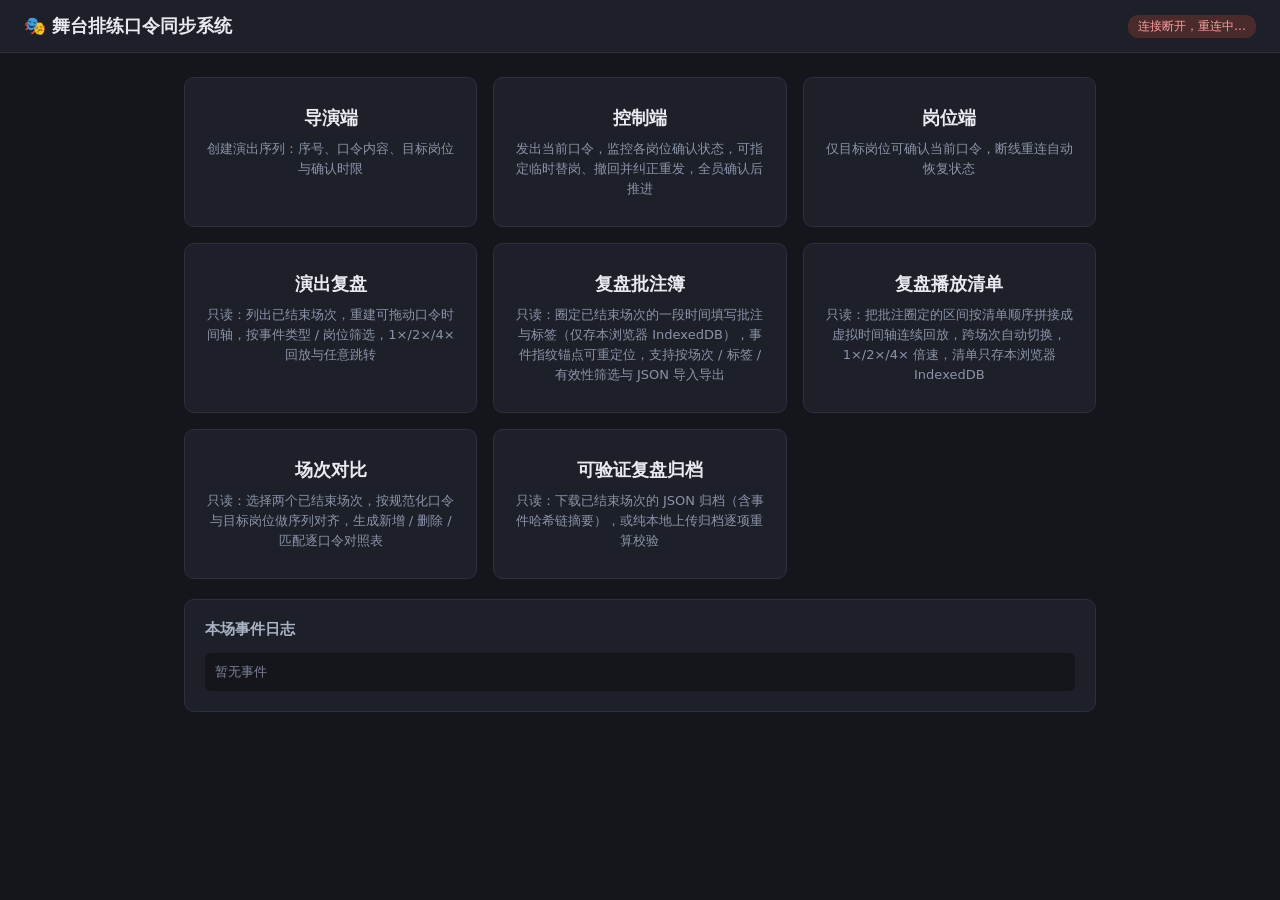
<file: public/index.html>
<!DOCTYPE html>
<html lang="zh-CN">
<head>
  <meta charset="UTF-8">
  <meta name="viewport" content="width=device-width, initial-scale=1.0">
  <title>舞台口令同步系统</title>
  <link rel="stylesheet" href="style.css">
</head>
<body>
  <header>
    <h1>🎭 舞台排练口令同步系统</h1>
    <span id="conn">未连接</span>
  </header>
  <main>
    <div id="versionBar"></div>
    <div class="home-links">
      <a href="director.html">
        <b>导演端</b>
        <span>创建演出序列：序号、口令内容、目标岗位与确认时限</span>
      </a>
      <a href="control.html">
        <b>控制端</b>
        <span>发出当前口令，监控各岗位确认状态，可指定临时替岗、撤回并纠正重发，全员确认后推进</span>
      </a>
      <a href="position.html">
        <b>岗位端</b>
        <span>仅目标岗位可确认当前口令，断线重连自动恢复状态</span>
      </a>
      <a href="replay.html">
        <b>演出复盘</b>
        <span>只读：列出已结束场次，重建可拖动口令时间轴，按事件类型 / 岗位筛选，1×/2×/4× 回放与任意跳转</span>
      </a>
      <a href="annotations.html">
        <b>复盘批注簿</b>
        <span>只读：圈定已结束场次的一段时间填写批注与标签（仅存本浏览器 IndexedDB），事件指纹锚点可重定位，支持按场次 / 标签 / 有效性筛选与 JSON 导入导出</span>
      </a>
      <a href="playlist.html">
        <b>复盘播放清单</b>
        <span>只读：把批注圈定的区间按清单顺序拼接成虚拟时间轴连续回放，跨场次自动切换，1×/2×/4× 倍速，清单只存本浏览器 IndexedDB</span>
      </a>
      <a href="compare.html">
        <b>场次对比</b>
        <span>只读：选择两个已结束场次，按规范化口令与目标岗位做序列对齐，生成新增 / 删除 / 匹配逐口令对照表</span>
      </a>
      <a href="archive.html">
        <b>可验证复盘归档</b>
        <span>只读：下载已结束场次的 JSON 归档（含事件哈希链摘要），或纯本地上传归档逐项重算校验</span>
      </a>
    </div>
    <div class="card" style="margin-top:20px">
      <h2>本场事件日志</h2>
      <div class="log-box" id="log"><span class="muted">暂无事件</span></div>
    </div>
  </main>
  <script src="common.js"></script>
  <script>
    const connEl = document.getElementById('conn');
    const logEl = document.getElementById('log');
    const versionBar = document.getElementById('versionBar');
    CueClient.connect({
      role: 'viewer',
      onState(state) {
        versionBar.innerHTML = CueClient.renderVersionBar(state);
        logEl.innerHTML = state.log.length
          ? CueClient.renderLog(state.log)
          : '<span class="muted">暂无事件</span>';
      },
      onConnChange(on) {
        connEl.textContent = on ? '已连接' : '连接断开，重连中…';
        connEl.classList.toggle('on', on);
      },
    });
  </script>
</body>
</html>
</file>
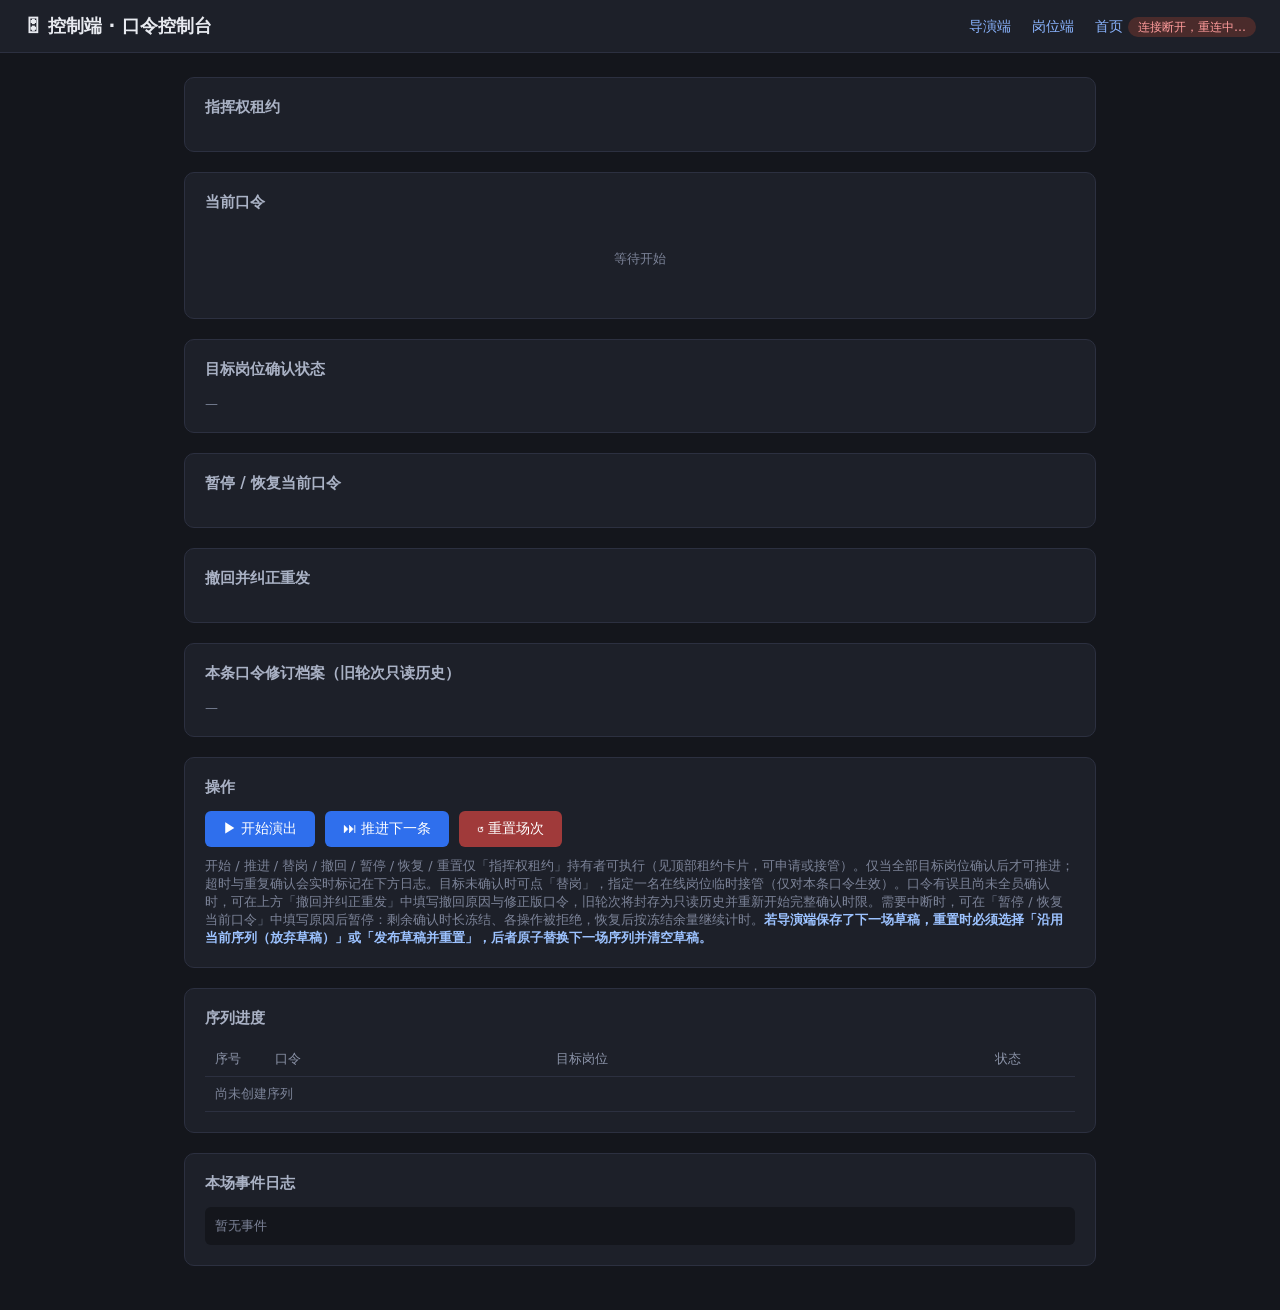
<file: public/control.html>
<!DOCTYPE html>
<html lang="zh-CN">
<head>
  <meta charset="UTF-8">
  <meta name="viewport" content="width=device-width, initial-scale=1.0">
  <title>控制端 · 口令控制台</title>
  <link rel="stylesheet" href="style.css">
</head>
<body>
  <header>
    <h1>🎛 控制端 · 口令控制台</h1>
    <nav>
      <a href="director.html">导演端</a>
      <a href="position.html">岗位端</a>
      <a href="index.html">首页</a>
      <span id="conn">未连接</span>
    </nav>
  </header>
  <main>
    <div id="toast"></div>
    <div class="status-banner" id="banner"></div>
    <div id="versionBar"></div>

    <div class="card">
      <h2>指挥权租约</h2>
      <div id="leaseArea"></div>
    </div>

    <div class="card">
      <h2>当前口令</h2>
      <div id="cueArea"><p class="muted" style="text-align:center;padding:24px">等待开始</p></div>
      <div class="countdown" id="countdown"></div>
    </div>

    <div class="card">
      <h2>目标岗位确认状态</h2>
      <div id="targets"><span class="muted">—</span></div>
      <div class="substitute-panel" id="subPanel" style="display:none"></div>
    </div>

    <div class="card">
      <h2>暂停 / 恢复当前口令</h2>
      <div id="pausePanel"></div>
    </div>

    <div class="card">
      <h2>撤回并纠正重发</h2>
      <div id="recallPanel"></div>
    </div>

    <div class="card">
      <h2>本条口令修订档案（旧轮次只读历史）</h2>
      <div id="attempts"><span class="muted">—</span></div>
    </div>

    <div class="card">
      <h2>操作</h2>
      <div class="row">
        <button id="btnStart" class="narrow">▶ 开始演出</button>
        <button id="btnAdvance" class="narrow">⏭ 推进下一条</button>
        <button id="btnReset" class="danger narrow">↺ 重置场次</button>
      </div>
      <p class="muted">开始 / 推进 / 替岗 / 撤回 / 暂停 / 恢复 / 重置仅「指挥权租约」持有者可执行（见顶部租约卡片，可申请或接管）。仅当全部目标岗位确认后才可推进；超时与重复确认会实时标记在下方日志。目标未确认时可点「替岗」，指定一名在线岗位临时接管（仅对本条口令生效）。口令有误且尚未全员确认时，可在上方「撤回并纠正重发」中填写撤回原因与修正版口令，旧轮次将封存为只读历史并重新开始完整确认时限。需要中断时，可在「暂停 / 恢复当前口令」中填写原因后暂停：剩余确认时长冻结、各操作被拒绝，恢复后按冻结余量继续计时。<b style="color:#9cc2ff">若导演端保存了下一场草稿，重置时必须选择「沿用当前序列（放弃草稿）」或「发布草稿并重置」，后者原子替换下一场序列并清空草稿。</b></p>
    </div>

    <div class="card">
      <h2>序列进度</h2>
      <table>
        <thead><tr><th style="width:60px">序号</th><th>口令</th><th>目标岗位</th><th style="width:90px">状态</th></tr></thead>
        <tbody id="seqTable"><tr><td colspan="4" class="muted">尚未创建序列</td></tr></tbody>
      </table>
    </div>

    <div class="card">
      <h2>本场事件日志</h2>
      <div class="log-box" id="log"><span class="muted">暂无事件</span></div>
    </div>
  </main>

  <script src="common.js"></script>
  <script>
    const connEl = document.getElementById('conn');
    const banner = document.getElementById('banner');
    const cueArea = document.getElementById('cueArea');
    const targetsEl = document.getElementById('targets');
    const countdownEl = document.getElementById('countdown');
    const seqTable = document.getElementById('seqTable');
    const logEl = document.getElementById('log');
    const subPanel = document.getElementById('subPanel');
    const pausePanel = document.getElementById('pausePanel');
    const recallPanel = document.getElementById('recallPanel');
    const attemptsEl = document.getElementById('attempts');
    const leaseArea = document.getElementById('leaseArea');
    const versionBar = document.getElementById('versionBar');
    const toast = document.getElementById('toast');
    const btnStart = document.getElementById('btnStart');
    const btnAdvance = document.getElementById('btnAdvance');
    const btnReset = document.getElementById('btnReset');

    let toastTimer = null;
    let lastState = null;
    let countdownTimer = null;
    let substitutingFor = null; // 正在为其选择替补的原岗位
    const myClientId = CueClient.getClientId();
    let leaseToken = null;   // 当前持有租约的凭证（lease-granted 定向下发，快照中不含）
    let leaseHbTimer = null; // 心跳定时器：持有期间按 租约时长/3 自动续期
    let leaseTick = null;    // 剩余有效期显示刷新

    // 我是否为当前租约持有者（非持有者全部指挥按钮禁用，服务端同样拒绝）
    function iHold(state) {
      return !!(state && state.lease && state.lease.holderId === myClientId);
    }

    function stopHeartbeat() {
      leaseToken = null;
      if (leaseHbTimer) { clearInterval(leaseHbTimer); leaseHbTimer = null; }
    }

    function startHeartbeat(ttlMs) {
      if (leaseHbTimer) clearInterval(leaseHbTimer);
      leaseHbTimer = setInterval(() => {
        if (leaseToken) client.send({ type: 'lease-heartbeat', token: leaseToken });
      }, Math.max(1000, Math.floor((ttlMs || 15000) / 3)));
    }

    function showToast(msg) {
      toast.textContent = msg;
      toast.style.display = 'block';
      clearTimeout(toastTimer);
      toastTimer = setTimeout(() => (toast.style.display = 'none'), 3000);
    }

    btnStart.onclick = () => client.send({ type: 'start' });
    btnAdvance.onclick = () => client.send({ type: 'advance' });
    btnReset.onclick = () => {
      // 存在下一场草稿时必须明确选择：沿用当前序列（放弃草稿）或发布草稿并重置（原子替换）
      const d = lastState && lastState.draft;
      if (d) {
        showResetChoice(d);
      } else if (confirm('确定重置本场？当前口令进度将清空（日志保留）。')) {
        client.send({ type: 'reset', resetMode: 'normal' });
      }
    };

    function draftDetailHtml(d) {
      const rows = (d.cues || []).map((c, i) =>
        `<div>${i + 1}. ${CueClient.escapeHtml(c.text)} → ` +
        c.targets.map((t) => `<span class="chip">${CueClient.escapeHtml(t)}</span>`).join('') + '</div>').join('');
      return `<div><b>草稿第 ${d.revision} 版</b>（基于已发布序列 v${d.basedOnVersion}，` +
        `${(d.cues || []).length} 条口令，确认时限 ${d.timeoutSec} 秒，` +
        `保存于 ${CueClient.fmtTime(new Date(d.updatedAt).toISOString())}）</div>` +
        `<div style="margin-top:6px">${rows}</div>`;
    }

    // 重置选择弹窗：有草稿时服务端拒绝无选择的重置（reset-choice-required），前端先弹窗明确意图
    function showResetChoice(d) {
      const mask = document.createElement('div');
      mask.className = 'modal-mask';
      mask.innerHTML =
        `<div class="modal-box">
          <h3>↺ 重置场次：检测到下一场草稿</h3>
          <div class="modal-detail">${draftDetailHtml(d)}</div>
          <p class="muted" style="margin-bottom:14px">重置将清空本场口令进度与全部修订档案。请明确选择草稿如何处理：</p>
          <div class="modal-actions">
            <button class="secondary" id="resetKeep">沿用当前序列（放弃并清空草稿）</button>
            <button id="resetPublish">发布草稿并重置（原子替换下一场序列）</button>
            <button class="secondary" id="resetCancel">取消</button>
          </div>
        </div>`;
      document.body.appendChild(mask);
      const close = () => mask.remove();
      mask.querySelector('#resetCancel').onclick = close;
      mask.addEventListener('click', (e) => { if (e.target === mask) close(); });
      mask.querySelector('#resetKeep').onclick = () => {
        if (confirm('确定沿用当前序列重置？现有草稿将被放弃并清空。')) {
          client.send({ type: 'reset', resetMode: 'keep' });
          close();
        }
      };
      mask.querySelector('#resetPublish').onclick = () => {
        client.send({ type: 'reset', resetMode: 'publish' });
        close();
      };
    }

    function targetChip(state, t, opts = {}) {
      const conf = state.confirmations[t];
      const timedOut = state.timedOut.includes(t);
      const online = state.onlinePositions.includes(t);
      let cls = 'chip', label = CueClient.escapeHtml(t);
      // 原岗位已被替岗：划线置灰，标注接管的替补
      if (opts.subbedOut) {
        return `<span class="${cls} subbed">${label} · 已由 ${CueClient.escapeHtml(opts.subTo)} 接管</span>`;
      }
      if (conf && conf.late) { cls += ' late'; label += ' · 迟到确认'; }
      else if (conf) { cls += ' ok'; label += ' · 已确认'; }
      else if (timedOut) { cls += ' timeout'; label += ' · 超时未确认'; }
      else { label += ' · 待确认'; }
      if (opts.isSub) label += '（替岗）';
      if (!online) { cls += ' offline'; label += '（离线）'; }
      return `<span class="${cls}">${label}</span>`;
    }

    // 点击目标旁的「替岗」按钮，展开替补选择面板
    targetsEl.addEventListener('click', (e) => {
      const btn = e.target.closest('[data-subfrom]');
      if (!btn) return;
      substitutingFor = btn.dataset.subfrom;
      if (lastState) render(lastState);
    });

    function renderSubPanel(state) {
      const active = state.phase === 'active';
      const cue = state.currentCue;
      const subs = state.substitutions || {};
      // 口令推进、暂停、目标已确认、已被替岗或失去指挥权时，自动收起选择面板
      if (substitutingFor && (!active || state.paused || !cue || !cue.targets.includes(substitutingFor) ||
          subs[substitutingFor] || state.confirmations[substitutingFor] || !iHold(state))) {
        substitutingFor = null;
      }
      if (!substitutingFor) {
        subPanel.style.display = 'none';
        subPanel.innerHTML = '';
        return;
      }
      const from = CueClient.escapeHtml(substitutingFor);
      // 替补候选：在线且不是本条有效目标
      const candidates = state.onlinePositions.filter((p) => !(state.effectiveTargets || []).includes(p));
      subPanel.style.display = 'block';
      if (candidates.length === 0) {
        subPanel.innerHTML =
          `<div class="row"><span class="narrow muted">暂无可接管「${from}」的在线岗位（需在线且非本条有效目标）</span>` +
          `<button class="secondary narrow" id="subCancel">取消</button></div>`;
      } else {
        subPanel.innerHTML =
          `<div class="row"><span class="narrow">为「${from}」指定替补：</span>` +
          `<select id="subSelect">${candidates.map((p) =>
            `<option value="${CueClient.escapeHtml(p)}">${CueClient.escapeHtml(p)}</option>`).join('')}</select>` +
          `<button class="narrow" id="subGo">确认替岗</button>` +
          `<button class="secondary narrow" id="subCancel">取消</button></div>` +
          `<p class="muted">接管后原岗位不可再确认本条口令，替补的确认计入全员确认；仅对本条口令生效，下一条仍按导演编排执行。</p>`;
        document.getElementById('subGo').onclick = () => {
          const to = document.getElementById('subSelect').value;
          // 携带当前轮次 attemptId：撤回后迟到的旧替岗请求会被服务端拒绝
          client.send({ type: 'substitute', from: substitutingFor, to, attemptId: state.attemptId });
        };
      }
      document.getElementById('subCancel').onclick = () => {
        substitutingFor = null;
        render(lastState);
      };
    }

    // 暂停 / 恢复面板：仅当前口令进行中且尚未全员确认时可暂停（原因必填）；
    // 已暂停时展示暂停原因与冻结的剩余秒数，可恢复（沿用同一轮次按余量重新计时）
    function renderPausePanel(state) {
      const active = state.phase === 'active';
      const allDone = active && (state.effectiveTargets || []).length > 0 &&
        (state.effectiveTargets || []).every((t) => state.confirmations[t]);
      // 面板模式不变时不重建 DOM，避免广播刷新清空正在填写的暂停原因
      const mode = !active ? 'idle' : !iHold(state) ? 'nolease' : state.paused ? 'paused' : allDone ? 'done' : 'form';
      if (pausePanel.dataset.mode === mode) return;
      pausePanel.dataset.mode = mode;
      if (mode === 'idle') {
        pausePanel.innerHTML = '<p class="muted">当前没有进行中的口令，无法暂停。</p>';
        return;
      }
      if (mode === 'nolease') {
        pausePanel.innerHTML = '<p class="muted">仅指挥权租约持有者可暂停 / 恢复口令；请先在上方「指挥权租约」中申请。</p>';
        return;
      }
      if (mode === 'done') {
        pausePanel.innerHTML = '<p class="muted">当前口令已全员确认完成，不可暂停。</p>';
        return;
      }
      if (mode === 'paused') {
        const sec = Math.ceil((state.remainingMs || 0) / 1000);
        pausePanel.innerHTML =
          `<p class="pause-info">⏸ 已暂停：${CueClient.escapeHtml(state.pauseReason || '')}` +
          `（剩余确认时长已冻结为 ${sec} 秒）</p>` +
          `<div class="row"><button class="narrow" id="resumeGo">▶ 恢复口令（按剩余 ${sec} 秒继续计时）</button></div>` +
          `<p class="muted">暂停期间：岗位确认、替岗、撤回与推进均被拒绝；恢复后沿用同一轮次（attemptId 不变），按冻结余量重新计时。</p>`;
        document.getElementById('resumeGo').onclick = () => client.send({ type: 'resume' });
        return;
      }
      pausePanel.innerHTML =
        `<div class="row"><label class="narrow" style="flex:0 0 auto">暂停原因</label>` +
        `<input type="text" id="pauseReason" placeholder="必填，如：设备调试 / 演员休息" style="flex:1">` +
        `<button class="narrow" id="pauseGo">⏸ 暂停当前口令</button></div>` +
        `<p class="muted">暂停后：剩余确认时长立即冻结，本轮计时器撤销；各端显示暂停原因与剩余秒数，岗位确认、替岗、撤回与推进均被拒绝，直至恢复。</p>`;
      document.getElementById('pauseGo').onclick = () => {
        const reason = document.getElementById('pauseReason').value.trim();
        if (!reason) return showToast('请填写暂停原因');
        client.send({ type: 'pause', reason });
      };
    }

    // 撤回并纠正重发面板：仅当前口令进行中且尚未全员确认时可操作（已推进/已完成不可撤回）
    function renderRecallPanel(state) {
      const active = state.phase === 'active';
      const allDone = active && (state.effectiveTargets || []).length > 0 &&
        (state.effectiveTargets || []).every((t) => state.confirmations[t]);
      // 面板模式不变时不重建 DOM，避免广播刷新清空正在填写的撤回原因/修正文本
      const mode = !active ? 'idle' : !iHold(state) ? 'nolease' : allDone ? 'done' : 'form';
      if (recallPanel.dataset.mode === mode) return;
      recallPanel.dataset.mode = mode;
      if (mode === 'idle') {
        recallPanel.innerHTML = '<p class="muted">当前没有进行中的口令；已推进或已完成的口令不可撤回。</p>';
        return;
      }
      if (mode === 'nolease') {
        recallPanel.innerHTML = '<p class="muted">仅指挥权租约持有者可撤回并纠正重发；请先在上方「指挥权租约」中申请。</p>';
        return;
      }
      if (mode === 'done') {
        recallPanel.innerHTML = '<p class="muted">当前口令已全员确认完成，不可撤回；推进后即封存为只读历史。</p>';
        return;
      }
      recallPanel.innerHTML =
        `<div class="row"><label class="narrow" style="flex:0 0 auto">撤回原因</label>` +
        `<input type="text" id="recallReason" placeholder="必填，如：口令内容有误 / 岗位变更" style="flex:1"></div>` +
        `<div class="row"><label class="narrow" style="flex:0 0 auto">修正版口令</label>` +
        `<input type="text" id="recallText" placeholder="必填，填写修正后的完整口令文本" style="flex:1">` +
        `<button class="danger narrow" id="recallGo">↩ 撤回并按修正版重发</button></div>` +
        `<p class="muted">撤回后：当前修订号递增，旧轮次的确认、超时、替岗与截止时间封存为只读历史，本轮状态清空并重新开始完整确认时限；迟到到达的旧轮次确认一律拒绝。</p>`;
      document.getElementById('recallGo').onclick = () => {
        const reason = document.getElementById('recallReason').value.trim();
        const text = document.getElementById('recallText').value.trim();
        if (!reason) return showToast('请填写撤回原因');
        if (!text) return showToast('请填写修正版口令文本');
        if (!confirm(`确定撤回第 ${state.revision} 版并发出修正版口令？旧轮次将封存且不可修改。`)) return;
        client.send({ type: 'recall', reason, text });
      };
    }

    // 指挥权租约面板：展示持有者与剩余有效期；可申请 / 释放 / 接管已过期租约
    function renderLease(state) {
      const lease = state.lease || {};
      const mine = lease.holderId === myClientId;
      const mode = !lease.holderId ? 'free' : mine ? 'mine' : 'other';
      // 模式或持有者不变时不重建 DOM，避免心跳续期广播清空正在输入的名称
      if (leaseArea.dataset.mode !== mode || leaseArea.dataset.holder !== (lease.holderId || '')) {
        leaseArea.dataset.mode = mode;
        leaseArea.dataset.holder = lease.holderId || '';
        const ttlSec = Math.round((lease.ttlMs || 15000) / 1000);
        if (mode === 'mine') {
          leaseArea.innerHTML =
            `<p class="lease-mine">✔ 我持有指挥权（租约 ${ttlSec} 秒，心跳自动续期，剩余 <span id="leaseRemain"></span>）</p>` +
            `<div class="row"><button class="secondary narrow" id="leaseRelease">⇩ 释放指挥权</button></div>` +
            `<p class="muted">释放或断线后其他控制端可立即接管；心跳停止超过 ${ttlSec} 秒租约自动释放。</p>`;
          document.getElementById('leaseRelease').onclick = () => {
            client.send({ type: 'lease-release', token: leaseToken });
          };
        } else if (mode === 'free') {
          leaseArea.innerHTML =
            `<p>当前无人持有指挥权（租约 ${ttlSec} 秒，由服务端按心跳续期）。</p>` +
            `<div class="row"><input type="text" id="leaseName" placeholder="控制端名称（可选），如：主控台">` +
            `<button class="narrow" id="leaseAcquire">⚑ 申请指挥权</button></div>` +
            `<p class="muted">开始 / 推进 / 替岗 / 撤回 / 暂停 / 恢复 / 重置仅租约持有者可执行。</p>`;
          bindAcquire();
        } else {
          const holder = CueClient.escapeHtml(lease.holderName || lease.holderId);
          leaseArea.innerHTML =
            `<p>指挥权由「${holder}」持有，剩余约 <span id="leaseRemain"></span>。</p>` +
            `<div class="row"><input type="text" id="leaseName" placeholder="控制端名称（可选），如：副控台">` +
            `<button class="narrow" id="leaseAcquire" disabled>⚑ 申请指挥权</button></div>` +
            `<p class="muted">到期前无法抢夺；待其释放、断线或剩余 0 秒（已过期）后可点击接管。</p>`;
          bindAcquire();
        }
        const nameInput = document.getElementById('leaseName');
        const saved = localStorage.getItem('cueControlName');
        if (nameInput && saved) nameInput.value = saved;
      }
      // 剩余有效期本地倒计时（以服务端时间为准）；他人租约到期时开放接管按钮
      clearInterval(leaseTick);
      const offset = state.serverNow - Date.now();
      const tick = () => {
        const remain = lease.holderId ? Math.max(0, lease.expiresAt - (Date.now() + offset)) : 0;
        const el = document.getElementById('leaseRemain');
        if (el) el.textContent = Math.ceil(remain / 1000) + ' 秒';
        const btn = document.getElementById('leaseAcquire');
        if (btn && mode === 'other') {
          btn.disabled = remain > 0;
          btn.textContent = remain > 0 ? '⚑ 申请指挥权' : '⚑ 接管指挥权（租约已过期）';
        }
      };
      tick();
      leaseTick = setInterval(tick, 500);
    }

    function bindAcquire() {
      document.getElementById('leaseAcquire').onclick = () => {
        const name = (document.getElementById('leaseName').value || '').trim();
        localStorage.setItem('cueControlName', name);
        client.send({ type: 'lease-acquire', name });
      };
    }

    function render(state) {
      lastState = state;
      const active = state.phase === 'active';
      const paused = active && state.paused;
      const cue = state.currentCue;
      const mine = iHold(state);
      if (!mine) stopHeartbeat(); // 租约易主/释放/过期：停止心跳，等待 lease-granted 重新下发凭证
      renderLease(state);

      // 已发布版本与下一场草稿版本实时展示
      versionBar.innerHTML = CueClient.renderVersionBar(state);

      // 按钮可用性（暂停期间禁止推进；非租约持有者全部指挥操作禁用，服务端同样拒绝）
      btnStart.disabled = !mine || active || state.sequence.length === 0 || state.phase === 'done';
      btnAdvance.disabled = !mine || !active || paused;
      btnReset.disabled = !mine || (state.phase === 'idle' && state.sequence.length === 0);

      // 顶部横幅（暂停状态优先展示）
      banner.className = 'status-banner';
      if (paused) {
        banner.classList.add('show', 'warn');
        banner.textContent = `⏸ 口令已暂停（剩余 ${Math.ceil((state.remainingMs || 0) / 1000)} 秒）：${state.pauseReason || ''}`;
      } else if (state.phase === 'done') {
        banner.classList.add('show');
        banner.textContent = '🎉 全部口令已完成';
      } else if (active && state.timedOut.length > 0) {
        banner.classList.add('show', 'warn');
        banner.textContent = `⚠ 以下岗位超时未确认：${state.timedOut.join('、')}（可等待其迟到确认）`;
      }

      // 当前口令（含当前修订号与修订原因）
      if (active && cue) {
        const revBadge = state.revision > 1
          ? `<span class="rev-badge">当前修订：第 ${state.revision} 版</span>`
          : '<span class="rev-badge rev-initial">第 1 版（原始口令）</span>';
        const reasonLine = state.revision > 1 && state.revisionReason
          ? `<p class="rev-reason">最近撤回原因：${CueClient.escapeHtml(state.revisionReason)}</p>` : '';
        cueArea.innerHTML =
          `<div class="big-cue"><span class="cue-seq">第 ${cue.seq} 条 / 共 ${state.sequence.length} 条</span>` +
          `${revBadge}<div>${CueClient.escapeHtml(cue.text)}</div></div>${reasonLine}`;
      } else if (state.phase === 'done') {
        cueArea.innerHTML = '<p class="muted" style="text-align:center;padding:24px">本场演出序列已全部完成</p>';
      } else {
        cueArea.innerHTML = '<p class="muted" style="text-align:center;padding:24px">等待开始（请先在导演端创建序列）</p>';
      }

      // 目标岗位（含临时替岗：原岗位划线，替补以有效目标参与确认；暂停期间不提供替岗入口）
      if (active && cue) {
        const subs = state.substitutions || {};
        targetsEl.innerHTML = cue.targets.map((t) => {
          const sub = subs[t];
          if (sub) {
            return targetChip(state, t, { subbedOut: true, subTo: sub.substitute }) +
              targetChip(state, sub.substitute, { isSub: true });
          }
          let html = targetChip(state, t, {});
          if (!paused && !state.confirmations[t] && mine) {
            html += `<button class="mini" data-subfrom="${CueClient.escapeHtml(t)}">⇄ 替岗</button>`;
          }
          return html;
        }).join('');
      } else {
        targetsEl.innerHTML = '<span class="muted">—</span>';
      }
      renderSubPanel(state);
      renderPausePanel(state);
      renderRecallPanel(state);

      // 本条口令的只读旧轮次历史（撤回封存、完成封存）
      if (active && cue && state.cueHistory && state.cueHistory[cue.id]) {
        const html = CueClient.renderAttempts(state.cueHistory[cue.id], cue);
        attemptsEl.innerHTML = html || '<span class="muted">本条口令尚无被封存的旧轮次</span>';
      } else {
        attemptsEl.innerHTML = '<span class="muted">—</span>';
      }

      // 序列进度（状态列附修订号）
      if (state.sequence.length === 0) {
        seqTable.innerHTML = '<tr><td colspan="4" class="muted">尚未创建序列</td></tr>';
      } else {
        seqTable.innerHTML = state.sequence.map((c, i) => {
          const h = state.cueHistory && state.cueHistory[c.id];
          const rev = h ? h.revision : 1;
          let status;
          if (state.phase === 'done' || i < state.currentIndex) status = '<span class="chip ok">已完成</span>';
          else if (active && i === state.currentIndex) status = '<span class="chip late">进行中</span>';
          else status = '<span class="chip">待执行</span>';
          if (rev > 1) status += ` <span class="chip late">修订 ${rev} 版</span>`;
          const cur = active && i === state.currentIndex;
          return `<tr class="${cur ? 'current-row' : ''}"><td>${c.seq}</td>` +
            `<td>${CueClient.escapeHtml(c.text)}</td>` +
            `<td>${c.targets.map((t) => `<span class="chip">${CueClient.escapeHtml(t)}</span>`).join('')}</td>` +
            `<td>${status}</td></tr>`;
        }).join('');
      }

      logEl.innerHTML = state.log.length
        ? CueClient.renderLog(state.log)
        : '<span class="muted">暂无事件</span>';

      // 倒计时（以服务端时间为准，本地每秒刷新显示；暂停时冻结显示剩余秒数与原因）
      clearInterval(countdownTimer);
      if (paused) {
        countdownEl.textContent =
          `⏸ 已暂停，剩余 ${Math.ceil((state.remainingMs || 0) / 1000)} 秒（冻结）：${state.pauseReason || ''}`;
      } else if (active && state.deadline) {
        const offset = state.serverNow - Date.now();
        const tick = () => {
          const remain = Math.max(0, state.deadline - (Date.now() + offset));
          countdownEl.textContent = remain > 0
            ? `确认倒计时：${Math.ceil(remain / 1000)} 秒`
            : '已超时，等待迟到确认…';
        };
        tick();
        countdownTimer = setInterval(tick, 500);
      } else {
        countdownEl.textContent = '';
      }
    }

    const client = CueClient.connect({
      role: 'control',
      onState: render,
      onError: showToast,
      onMessage(d) {
        // 租约授予/重连补发：保存凭证并启动心跳续期（token 不随快照广播，仅此定向下发）
        if (d.type === 'lease-granted') {
          leaseToken = d.token;
          startHeartbeat(d.ttlMs);
          showToast('已获得指挥权租约，心跳自动续期中');
        } else if (d.type === 'reset-choice-required') {
          // 兜底：前端未弹窗时（如另一控制端直接发重置），服务端要求先明确草稿处理方式
          if (d.draft) showResetChoice(d.draft);
        }
      },
      onConnChange(on) {
        connEl.textContent = on ? '已连接' : '连接断开，重连中…';
        connEl.classList.toggle('on', on);
      },
    });
  </script>
</body>
</html>
</file>
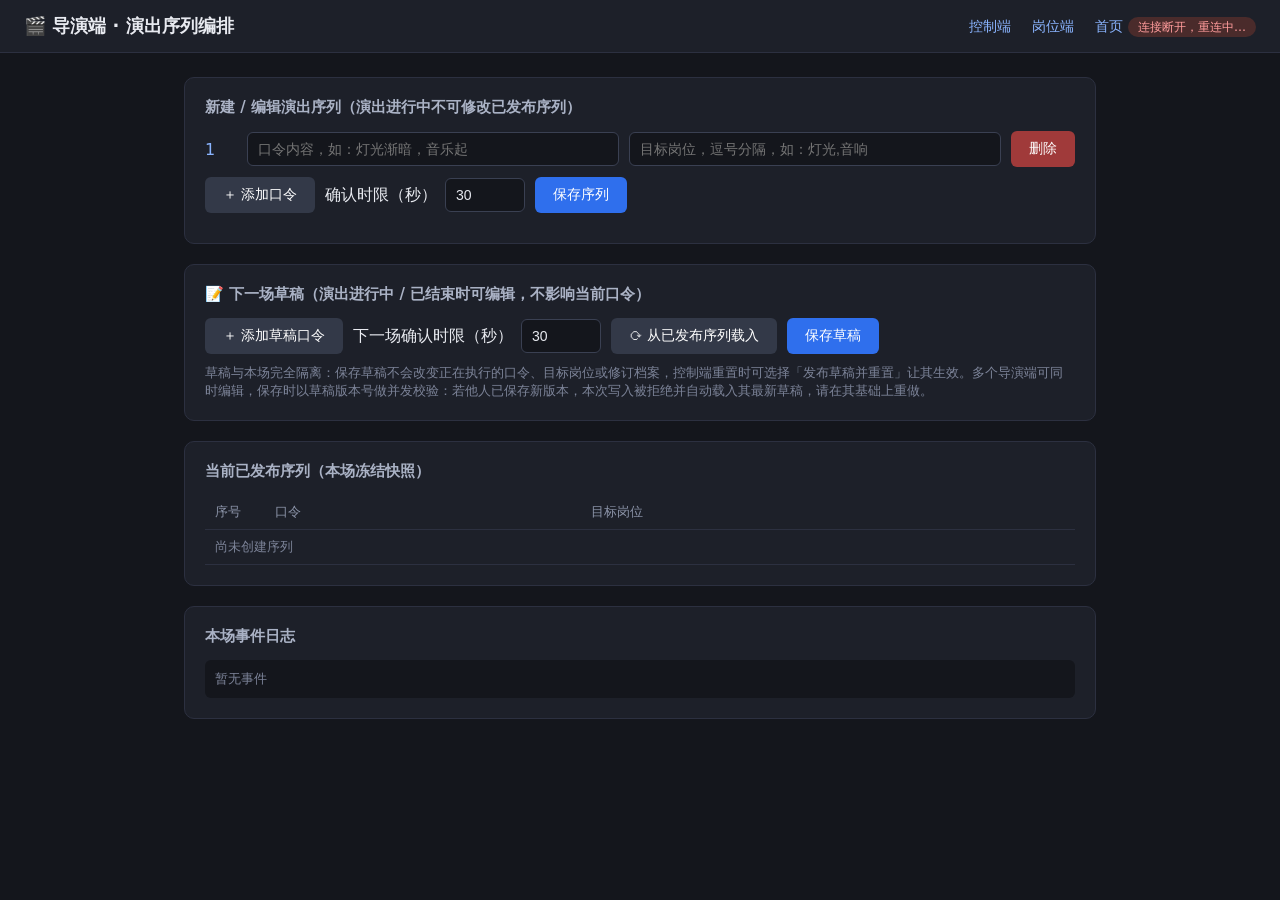
<file: public/director.html>
<!DOCTYPE html>
<html lang="zh-CN">
<head>
  <meta charset="UTF-8">
  <meta name="viewport" content="width=device-width, initial-scale=1.0">
  <title>导演端 · 演出序列编排</title>
  <link rel="stylesheet" href="style.css">
</head>
<body>
  <header>
    <h1>🎬 导演端 · 演出序列编排</h1>
    <nav>
      <a href="control.html">控制端</a>
      <a href="position.html">岗位端</a>
      <a href="index.html">首页</a>
      <span id="conn">未连接</span>
    </nav>
  </header>
  <main>
    <div id="toast"></div>
    <div class="status-banner" id="banner"></div>
    <div id="versionBar"></div>

    <div class="card">
      <h2>新建 / 编辑演出序列（演出进行中不可修改已发布序列）</h2>
      <div id="cueRows"></div>
      <div class="row">
        <button class="secondary narrow" id="addRow">＋ 添加口令</button>
        <label class="narrow" style="display:flex;align-items:center;gap:8px;flex:0 0 auto">
          确认时限（秒）
          <input type="number" id="timeoutSec" value="30" min="3" max="600" style="width:80px">
        </label>
        <button id="saveSeq" class="narrow">保存序列</button>
      </div>
    </div>

    <div class="card" id="draftCard">
      <h2>📝 下一场草稿（演出进行中 / 已结束时可编辑，不影响当前口令）</h2>
      <div class="draft-conflict-banner" id="draftConflict"></div>
      <div class="draft-status" id="draftStatus"></div>
      <div id="draftRows"></div>
      <div class="row">
        <button class="secondary narrow" id="draftAddRow">＋ 添加草稿口令</button>
        <label class="narrow" style="display:flex;align-items:center;gap:8px;flex:0 0 auto">
          下一场确认时限（秒）
          <input type="number" id="draftTimeoutSec" value="30" min="3" max="600" style="width:80px">
        </label>
        <button class="secondary narrow" id="draftLoadCurrent">⟳ 从已发布序列载入</button>
        <button id="saveDraft" class="narrow">保存草稿</button>
      </div>
      <p class="muted">草稿与本场完全隔离：保存草稿不会改变正在执行的口令、目标岗位或修订档案，控制端重置时可选择「发布草稿并重置」让其生效。多个导演端可同时编辑，保存时以草稿版本号做并发校验：若他人已保存新版本，本次写入被拒绝并自动载入其最新草稿，请在其基础上重做。</p>
    </div>

    <div class="card">
      <h2>当前已发布序列（本场冻结快照）</h2>
      <table>
        <thead><tr><th style="width:60px">序号</th><th>口令</th><th>目标岗位</th></tr></thead>
        <tbody id="seqTable"><tr><td colspan="3" class="muted">尚未创建序列</td></tr></tbody>
      </table>
    </div>

    <div class="card">
      <h2>本场事件日志</h2>
      <div class="log-box" id="log"><span class="muted">暂无事件</span></div>
    </div>
  </main>

  <script src="common.js"></script>
  <script>
    const connEl = document.getElementById('conn');
    const banner = document.getElementById('banner');
    const cueRows = document.getElementById('cueRows');
    const seqTable = document.getElementById('seqTable');
    const logEl = document.getElementById('log');
    const toast = document.getElementById('toast');
    const versionBar = document.getElementById('versionBar');
    const draftCard = document.getElementById('draftCard');
    const draftRows = document.getElementById('draftRows');
    const draftStatus = document.getElementById('draftStatus');
    const draftConflict = document.getElementById('draftConflict');
    const draftTimeoutInput = document.getElementById('draftTimeoutSec');
    const saveSeqBtn = document.getElementById('saveSeq');
    const saveDraftBtn = document.getElementById('saveDraft');
    let toastTimer = null;
    let lastState = null;

    // 草稿编辑器状态：
    // draftBaseRevision —— 编辑器当前内容所基于的草稿版本（null=尚无草稿，本次保存将创建第 1 版）
    // draftLoadedSig    —— 已载入到编辑器的草稿签名（revision@updatedAt），用于识别服务端草稿变化但不打断输入
    // draftDirty        —— 本机是否有未保存的编辑：为 true 时不自动用他人新版本覆盖输入，改为提示手动载入
    let draftBaseRevision = null;
    let draftLoadedSig = '';
    let draftDirty = false;

    function showToast(msg) {
      toast.textContent = msg;
      toast.style.display = 'block';
      clearTimeout(toastTimer);
      toastTimer = setTimeout(() => (toast.style.display = 'none'), 3000);
    }

    // 通用：在指定容器中添加一行口令编辑行
    function addCueRow(container, text = '', targets = '') {
      const div = document.createElement('div');
      div.className = 'row';
      div.innerHTML =
        `<span class="narrow row-seq" style="flex:0 0 32px;color:#8ab4ff"></span>` +
        `<input type="text" class="cue-text" placeholder="口令内容，如：灯光渐暗，音乐起" value="${CueClient.escapeHtml(text)}">` +
        `<input type="text" class="cue-targets" placeholder="目标岗位，逗号分隔，如：灯光,音响" value="${CueClient.escapeHtml(targets)}">` +
        `<button class="danger narrow del-row">删除</button>`;
      div.querySelector('.del-row').onclick = () => { div.remove(); renumberRows(container); };
      container.appendChild(div);
      renumberRows(container);
    }

    function renumberRows(container) {
      container.querySelectorAll('.row-seq').forEach((el, i) => (el.textContent = i + 1));
    }

    function readRows(container) {
      return [...container.querySelectorAll('.row')].map((row) => ({
        text: row.querySelector('.cue-text').value.trim(),
        targets: row.querySelector('.cue-targets').value
          .split(/[,，]/).map((s) => s.trim()).filter(Boolean),
      }));
    }

    function addRow(text = '', targets = '') { addCueRow(cueRows, text, targets); }
    function addDraftRow(text = '', targets = '') { addCueRow(draftRows, text, targets); }

    document.getElementById('addRow').onclick = () => addRow();
    document.getElementById('draftAddRow').onclick = () => addDraftRow();

    saveSeqBtn.onclick = () => {
      client.send({
        type: 'setSequence',
        cues: readRows(cueRows),
        timeoutSec: Number(document.getElementById('timeoutSec').value),
      });
    };

    saveDraftBtn.onclick = () => {
      const rows = readRows(draftRows);
      if (!rows.some((r) => r.text && r.targets.length > 0)) {
        return showToast('草稿不能为空：至少保留一条含口令内容与目标岗位的行');
      }
      // 携带编辑器所基于的草稿 revision：与服务端当前版本不一致时写入被拒（乐观并发控制）
      client.send({
        type: 'saveDraft',
        cues: rows,
        timeoutSec: Number(draftTimeoutInput.value),
        revision: draftBaseRevision,
      });
    };

    // 把服务端草稿（或任意 cues 数组）载入草稿编辑器；fromServer=true 时同步基础版本号与签名
    function loadDraftIntoEditor(draft, { fromServer = true, note } = {}) {
      draftRows.innerHTML = '';
      (draft.cues || []).forEach((c) => addDraftRow(c.text, (c.targets || []).join(',')));
      if (draftRows.children.length === 0) addDraftRow();
      draftTimeoutInput.value = draft.timeoutSec || 30;
      draftDirty = false;
      if (fromServer) {
        draftBaseRevision = draft.revision;
        draftLoadedSig = `${draft.revision}@${draft.updatedAt || 0}`;
      }
      if (note) showToast(note);
    }

    // 本机一旦开始编辑草稿即标记 dirty：他人保存的新版本只提示、不覆盖未保存输入
    draftRows.addEventListener('input', () => { draftDirty = true; });
    draftTimeoutInput.addEventListener('input', () => { draftDirty = true; });
    document.getElementById('draftAddRow').addEventListener('click', () => { draftDirty = true; });
    draftRows.addEventListener('click', (e) => {
      if (e.target.closest('.del-row')) draftDirty = true;
    });

    // 「从已发布序列载入」：以当前已发布序列作为草稿起点（不自动保存，仍需点保存草稿）
    document.getElementById('draftLoadCurrent').onclick = () => {
      if (!lastState || lastState.sequence.length === 0) {
        return showToast('当前还没有已发布序列可载入');
      }
      loadDraftIntoEditor({
        cues: lastState.sequence.map((c) => ({ text: c.text, targets: c.targets })),
        timeoutSec: lastState.timeoutSec,
      }, { fromServer: false, note: '已载入已发布序列内容，修改后请点「保存草稿」' });
      draftDirty = true; // 载入内容属于本机未保存编辑，不被广播自动覆盖
    };

    function renderDraftStatus(state) {
      const d = state.draft;
      if (d) {
        draftStatus.innerHTML =
          `已保存草稿：<b style="color:#9cc2ff">第 ${d.revision} 版</b>` +
          `（基于已发布序列 v${d.basedOnVersion}，${d.cues.length} 条口令，确认时限 ${d.timeoutSec} 秒，` +
          `保存于 ${CueClient.fmtTime(new Date(d.updatedAt).toISOString())}）` +
          `<br><span class="muted">编辑器中未保存的修改不会被其他导演端的新版本覆盖；发生冲突时会自动在此载入最新草稿。</span>`;
      } else {
        draftStatus.innerHTML =
          '<span class="muted">尚无草稿。可直接在下方编辑，或点「从已发布序列载入」复制当前序列；' +
          '首次保存将创建草稿第 1 版。</span>';
      }
    }

    function render(state) {
      lastState = state;
      const editingLocked = state.phase !== 'idle';
      saveSeqBtn.disabled = editingLocked;
      document.getElementById('addRow').disabled = editingLocked;
      banner.className = 'status-banner' + (editingLocked ? ' show' : '');
      banner.textContent = editingLocked
        ? (state.phase === 'active' ? '演出进行中，已发布序列已锁定（当前场次使用开始时冻结的快照）；可在下方编辑下一场草稿'
          : '本场已结束；可在下方编辑下一场草稿，控制端重置时选择发布')
        : '';

      versionBar.innerHTML = CueClient.renderVersionBar(state);

      if (state.sequence.length === 0) {
        seqTable.innerHTML = '<tr><td colspan="3" class="muted">尚未创建序列</td></tr>';
      } else {
        seqTable.innerHTML = state.sequence.map((c, i) => {
          const cur = state.phase === 'active' && i === state.currentIndex;
          return `<tr class="${cur ? 'current-row' : ''}"><td>${c.seq}</td>` +
            `<td>${CueClient.escapeHtml(c.text)}</td>` +
            `<td>${c.targets.map((t) => `<span class="chip">${CueClient.escapeHtml(t)}</span>`).join('')}</td></tr>`;
        }).join('');
      }

      // 草稿卡片：idle（未开始）时隐藏（直接编辑已发布序列即可）；active/done 时显示
      draftCard.style.display = editingLocked ? 'block' : 'none';
      if (editingLocked) {
        renderDraftStatus(state);
        const sig = state.draft ? `${state.draft.revision}@${state.draft.updatedAt || 0}` : '';
        if (state.draft && sig !== draftLoadedSig) {
          if (draftDirty) {
            // 本机有未保存编辑且他人已保存新版本：不覆盖输入，提示可一键载入最新版本
            draftConflict.innerHTML =
              `其他导演端已保存草稿第 ${state.draft.revision} 版（您的编辑未被覆盖）。` +
              `<button class="mini" id="draftReload" style="margin-left:8px">载入最新草稿并在其基础上重做</button>`;
            draftConflict.classList.add('show');
            document.getElementById('draftReload').onclick = () => {
              loadDraftIntoEditor(state.draft, { note: '已载入最新草稿，请在其基础上重做' });
              draftConflict.classList.remove('show');
              render(state);
            };
          } else {
            loadDraftIntoEditor(state.draft);
          }
        } else if (!state.draft) {
          // 草稿被发布或放弃：复位编辑器（保留本机未保存输入由冲突/提示流程处理，这里只处理空草稿的干净状态）
          if (!draftDirty && draftLoadedSig !== 'empty') {
            draftRows.innerHTML = '';
            addDraftRow();
            draftTimeoutInput.value = state.timeoutSec || 30;
            draftBaseRevision = null;
            draftLoadedSig = 'empty';
          } else if (draftLoadedSig !== 'empty' && draftRows.children.length === 0) {
            addDraftRow();
            draftTimeoutInput.value = state.timeoutSec || 30;
            draftBaseRevision = null;
            draftLoadedSig = 'empty';
          }
        }
        saveDraftBtn.disabled = false;
      }

      logEl.innerHTML = state.log.length
        ? CueClient.renderLog(state.log)
        : '<span class="muted">暂无事件</span>';
    }

    const client = CueClient.connect({
      role: 'director',
      onState: render,
      onError: showToast,
      onMessage(d) {
        if (d.type === 'draft-saved' && d.draft) {
          // 保存成功：以服务端回执为准更新基础版本（之后保存携带新 revision）。
          // 成功广播与此定向回执可能乱序，以回执中的草稿重写编辑器即可，无需依赖可能过期的 lastState。
          loadDraftIntoEditor(d.draft, { note: `草稿第 ${d.draft.revision} 版已保存（不影响当前口令）` });
          draftConflict.classList.remove('show');
        } else if (d.type === 'draft-conflict') {
          // 多导演端冲突：本次写入被拒，服务端返回最新草稿；展示提示并载入其内容供重做
          draftConflict.textContent = d.message || '草稿版本与服务端不一致，已载入最新草稿，请在其基础上重做';
          draftConflict.classList.add('show');
          showToast('草稿保存冲突：已载入其他导演端保存的最新版本');
          if (d.draft) {
            loadDraftIntoEditor(d.draft, { note: '已载入最新草稿，请在其基础上重做' });
          }
        }
      },
      onConnChange(on) {
        connEl.textContent = on ? '已连接' : '连接断开，重连中…';
        connEl.classList.toggle('on', on);
      },
    });

    addRow(); // 默认一行
  </script>
</body>
</html>
</file>
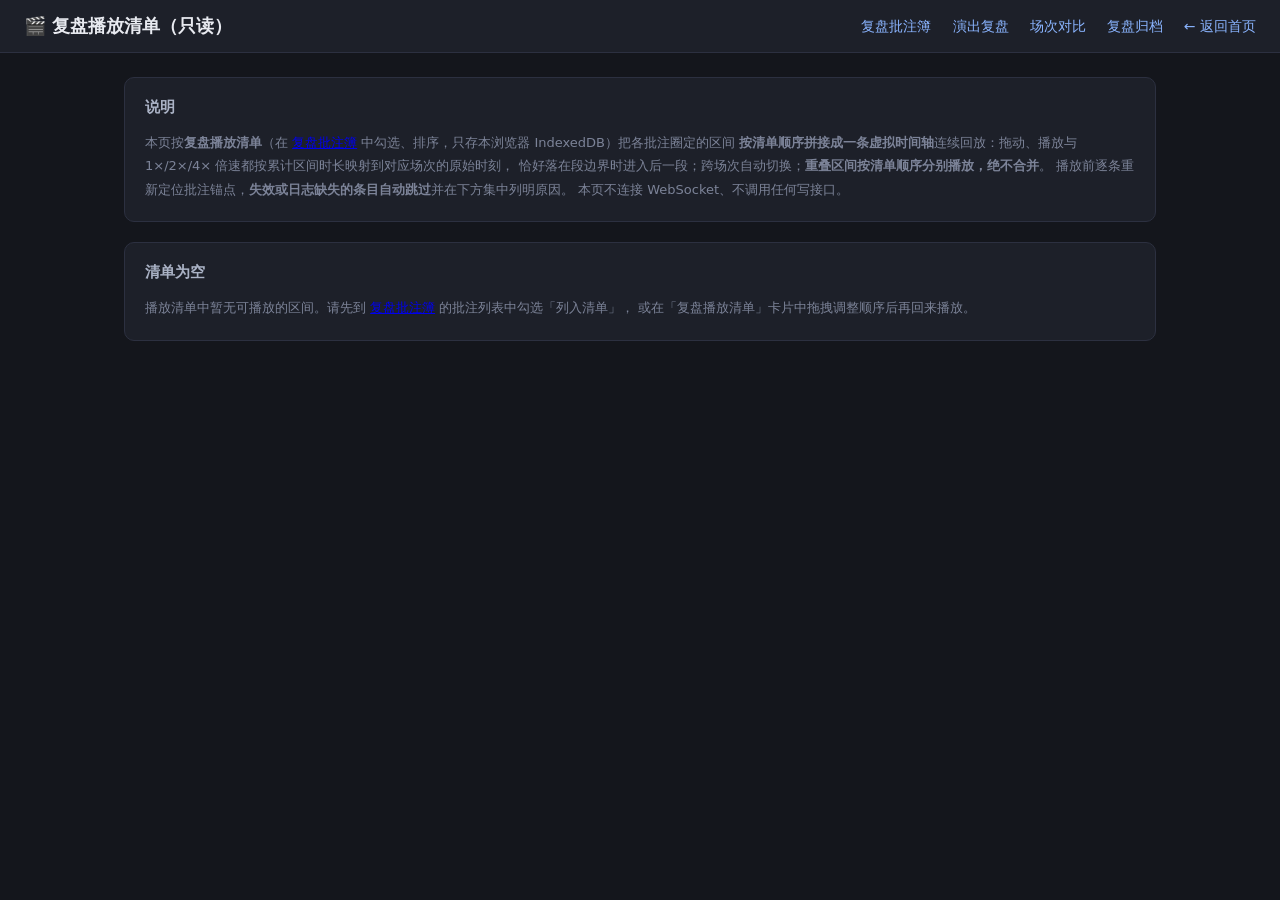
<file: public/playlist.html>
<!DOCTYPE html>
<html lang="zh-CN">
<head>
  <meta charset="UTF-8">
  <meta name="viewport" content="width=device-width, initial-scale=1.0">
  <title>复盘播放清单 · 舞台口令同步系统</title>
  <link rel="stylesheet" href="style.css">
</head>
<body>
  <header>
    <h1>🎬 复盘播放清单（只读）</h1>
    <nav>
      <a href="annotations.html">复盘批注簿</a>
      <a href="replay.html">演出复盘</a>
      <a href="compare.html">场次对比</a>
      <a href="archive.html">复盘归档</a>
      <a href="/">← 返回首页</a>
    </nav>
  </header>
  <main class="pl-main">
    <section class="card">
      <h2>说明</h2>
      <div class="muted" style="line-height:1.8">
        本页按<b>复盘播放清单</b>（在 <a href="annotations.html">复盘批注簿</a> 中勾选、排序，只存本浏览器 IndexedDB）把各批注圈定的区间
        <b>按清单顺序拼接成一条虚拟时间轴</b>连续回放：拖动、播放与 1×/2×/4× 倍速都按累计区间时长映射到对应场次的原始时刻，
        恰好落在段边界时进入后一段；跨场次自动切换；<b>重叠区间按清单顺序分别播放，绝不合并</b>。
        播放前逐条重新定位批注锚点，<b>失效或日志缺失的条目自动跳过</b>并在下方集中列明原因。
        本页不连接 WebSocket、不调用任何写接口。
      </div>
    </section>

    <!-- 跳过条目：集中列明原因 -->
    <section class="card pl-skipped-card" id="skippedCard" style="display:none">
      <h2>⚠️ 已自动跳过的清单条目（<span id="skippedCount">0</span> 条）</h2>
      <div class="muted" style="margin-bottom:8px">以下条目在播放前重定位失败，不参与本次播放；批注原文仍完整保留在批注簿中。</div>
      <div id="skippedList" class="pl-skipped-list"></div>
    </section>

    <section class="card" id="emptyCard" style="display:none">
      <h2>清单为空</h2>
      <div class="muted" style="line-height:1.8">
        播放清单中暂无可播放的区间。请先到 <a href="annotations.html">复盘批注簿</a> 的批注列表中勾选「列入清单」，
        或在「复盘播放清单」卡片中拖拽调整顺序后再回来播放。
      </div>
    </section>

    <!-- 播放器 -->
    <section id="playerView" class="replay-layout" style="display:none">
      <div class="card">
        <h2 id="plTitle">播放清单</h2>
        <div class="replay-meta" id="plMeta"></div>

        <!-- 虚拟时间轴：各段按清单顺序拼接 -->
        <div class="timeline-wrap">
          <div class="timeline" id="vtimeline" title="虚拟时间轴：点击 / 拖动跳转到任意虚拟时刻（按累计区间时长映射到对应场次）">
            <div class="playhead" id="playhead"></div>
          </div>
          <div class="timeline-scale"><span>0:00</span><span id="scaleEnd"></span></div>
        </div>

        <!-- 播放控制 -->
        <div class="transport">
          <button id="playBtn">▶ 播放</button>
          <button class="secondary" id="restartBtn">⏮ 回到起点</button>
          <button class="secondary" id="prevSegBtn">⏪ 上一段</button>
          <button class="secondary" id="nextSegBtn">下一段 ⏩</button>
          <span class="muted">速度</span>
          <button class="mini speed-btn secondary" data-speed="1" aria-pressed="true">1×</button>
          <button class="mini speed-btn secondary" data-speed="2" aria-pressed="false">2×</button>
          <button class="mini speed-btn secondary" data-speed="4" aria-pressed="false">4×</button>
          <span class="time-readout"><span id="timeNow">0:00.0</span> / <span id="timeEnd">0:00.0</span></span>
        </div>
        <div class="replay-kbd" style="margin-top:8px">空格键播放 / 暂停，← / → 前后跳转 1 秒（虚拟时间轴）；拖动时间轴或点击清单段可跳转，跨场次自动切换。</div>
      </div>

      <div class="card">
        <h2>当前段</h2>
        <div id="segInfo"></div>
      </div>

      <div class="replay-state-grid">
        <div class="card">
          <h2>当前现场（重放状态）</h2>
          <div id="statePanel"></div>
        </div>
        <div class="card">
          <h2>口令序列（当前段所属场次）</h2>
          <div id="cuePanel"></div>
        </div>
      </div>

      <div class="card">
        <h2>本段事件（批注区间内）</h2>
        <div class="replay-event-list" id="eventList"></div>
      </div>

      <div class="card">
        <h2>清单顺序（点击任一段跳转）</h2>
        <div id="segList" class="pl-seglist"></div>
      </div>
    </section>
  </main>

  <script src="replay.js"></script>
  <script src="annotations.js"></script>
  <script src="playlist.js"></script>
  <script>
  (() => {
    'use strict';
    // 只读页：本脚本只发起复盘只读 GET 请求，不创建 WebSocket；
    // 清单与批注仅读取本浏览器 IndexedDB，绝不写回任何服务端状态。
    const A = CueAnnotations;
    const P = CuePlaylist;
    const esc = (s) => String(s == null ? '' : s).replace(/[&<>"']/g, (c) => ({
      '&': '&amp;', '<': '&lt;', '>': '&gt;', '"': '&quot;', "'": '&#39;',
    }[c]));

    const skippedCard = document.getElementById('skippedCard');
    const skippedCount = document.getElementById('skippedCount');
    const skippedList = document.getElementById('skippedList');
    const emptyCard = document.getElementById('emptyCard');
    const playerView = document.getElementById('playerView');
    const plTitle = document.getElementById('plTitle');
    const plMeta = document.getElementById('plMeta');
    const vtimelineEl = document.getElementById('vtimeline');
    const playheadEl = document.getElementById('playhead');
    const scaleEndEl = document.getElementById('scaleEnd');
    const playBtn = document.getElementById('playBtn');
    const restartBtn = document.getElementById('restartBtn');
    const prevSegBtn = document.getElementById('prevSegBtn');
    const nextSegBtn = document.getElementById('nextSegBtn');
    const timeNowEl = document.getElementById('timeNow');
    const timeEndEl = document.getElementById('timeEnd');
    const segInfo = document.getElementById('segInfo');
    const statePanel = document.getElementById('statePanel');
    const cuePanel = document.getElementById('cuePanel');
    const eventList = document.getElementById('eventList');
    const segList = document.getElementById('segList');

    // 播放计划：segments 为 CuePlaylist.buildTimeline 的输入条目（附场次数据）
    let timeline = { segments: [], total: 0 };
    let v = 0; // 当前虚拟时刻（毫秒）
    let playing = false;
    let speed = 1;
    let rafId = null;
    let lastFrameAt = 0;
    let currentSegIndex = -1; // 当前渲染的段（切换时重建事件列表与口令面板）
    let segEventRows = []; // 当前段事件行 [{ el, t }]

    // ---------------------------------------------------------------------
    // 展示工具
    // ---------------------------------------------------------------------
    function fmtClock(iso) {
      const d = new Date(iso);
      if (!Number.isFinite(d.getTime())) return '—';
      return d.toLocaleString('zh-CN', { hour12: false, month: '2-digit', day: '2-digit', hour: '2-digit', minute: '2-digit', second: '2-digit' });
    }
    function fmtT(ms) {
      if (ms == null || !Number.isFinite(ms)) return '—';
      const sign = ms < 0 ? '-' : '';
      ms = Math.abs(ms);
      const m = Math.floor(ms / 60000);
      const s = Math.floor((ms % 60000) / 1000);
      const tenth = Math.floor((ms % 1000) / 100);
      return `${sign}${m}:${String(s).padStart(2, '0')}.${tenth}`;
    }
    function sessionLabel(ref) {
      const started = ref.startedAt ? fmtClock(ref.startedAt) : '';
      return `${started ? started + ' ' : ''}${String(ref.fileId).slice(0, 8)}… #${Number(ref.runId) + 1}`;
    }

    // ---------------------------------------------------------------------
    // 拉取场次（只读 GET，失败按跳过处理，不影响其他条目）
    // ---------------------------------------------------------------------
    const sessionCache = new Map(); // key "file/run" -> { ok, events?, table?, session?, sequence?, reason? }
    async function loadSession(fileId, runId) {
      const key = `${fileId}/${runId}`;
      if (sessionCache.has(key)) return sessionCache.get(key);
      let entry;
      try {
        const resp = await fetch(`/api/replay/sessions/${encodeURIComponent(fileId)}/${encodeURIComponent(runId)}`);
        if (resp.status === 404 || resp.status === 400) {
          entry = { ok: false, reason: '场次日志找不到（文件或段落不存在，可能已删除）' };
        } else {
          const payload = await resp.json();
          if (payload.error) {
            entry = { ok: false, reason: `场次读取失败：${payload.error}` };
          } else {
            entry = {
              ok: true,
              events: payload.events,
              session: payload.session,
              sequence: payload.sequence || [],
              timeoutSec: payload.timeoutSec,
              table: await A.buildOccurrenceTable(payload.events),
            };
          }
        }
      } catch {
        entry = { ok: false, reason: '场次日志读取失败（服务不可用）' };
      }
      sessionCache.set(key, entry);
      return entry;
    }

    // ---------------------------------------------------------------------
    // 播放前重定位：逐条取回批注 → 拉场次 → 指纹重定位；
    // 失效或日志缺失的条目自动跳过并集中列明原因
    // ---------------------------------------------------------------------
    async function buildPlan() {
      const order = await A.getPlaylist();
      const all = await A.getAll();
      const byId = new Map(all.map((a) => [a.id, a]));
      const items = [];
      const skipped = [];
      for (let pos = 0; pos < order.length; pos++) {
        const id = order[pos];
        const ann = byId.get(id);
        if (!ann) {
          skipped.push({ pos: pos + 1, id, text: '', reason: '批注记录在本机 IndexedDB 中不存在（可能已删除）' });
          continue;
        }
        const ref = ann.sessionRef || {};
        const entry = await loadSession(ref.fileId, ref.runId);
        if (!entry.ok) {
          skipped.push({ pos: pos + 1, id, text: ann.text, reason: `日志缺失：${entry.reason}` });
          continue;
        }
        const rel = A.relocalize(ann, entry.table);
        if (!rel.valid) {
          skipped.push({ pos: pos + 1, id, text: ann.text, reason: `批注已失效：${rel.reason}` });
          continue;
        }
        items.push({
          key: id,
          ann,
          fileId: ref.fileId,
          runId: Number(ref.runId),
          sessionRef: ref,
          events: entry.events,
          sequence: entry.sequence,
          startT: entry.events[rel.startIndex].t,
          endT: entry.events[rel.endIndex].t,
        });
      }
      return { items, skipped, total: order.length };
    }

    function renderSkipped(skipped, totalIds) {
      if (!skipped.length) {
        skippedCard.style.display = 'none';
        return;
      }
      skippedCard.style.display = '';
      skippedCount.textContent = String(skipped.length);
      skippedList.innerHTML = skipped.map((s) => `
        <div class="pl-skipped-row">
          <span class="pl-skipped-pos">清单第 ${s.pos} 条</span>
          <span class="pl-skipped-text" title="id ${esc(s.id)}">${esc(s.text) || '（无批注文本）'}</span>
          <span class="pl-skipped-reason">${esc(s.reason)}</span>
        </div>`).join('');
    }

    // ---------------------------------------------------------------------
    // 虚拟时间轴渲染：每段一个条带（重叠区间各自成段，绝不合并）
    // ---------------------------------------------------------------------
    function buildTimelineBands() {
      vtimelineEl.querySelectorAll('.seg-band').forEach((el) => el.remove());
      const total = timeline.total || 1;
      timeline.segments.forEach((seg) => {
        const band = document.createElement('div');
        band.className = 'seg-band' + (seg.index % 2 ? ' alt' : '');
        const left = (seg.vStart / total) * 100;
        const width = Math.max(seg.duration > 0 ? (seg.duration / total) * 100 : 0, 0.8);
        band.style.cssText = `left:${left}%;width:${Math.min(100 - left, width)}%`;
        band.textContent = `#${seg.index + 1}`;
        band.title = `第 ${seg.index + 1} 段 ｜ ${sessionLabel(seg.sessionRef)}\n` +
          `原始区间 +${fmtT(seg.startT)} → +${fmtT(seg.endT)}（${fmtT(seg.duration)}）\n` +
          `虚拟区间 ${fmtT(seg.vStart)} → ${fmtT(seg.vEnd)}\n${seg.ann.text || '（无批注文本）'}`;
        band.addEventListener('mousedown', (e) => {
          e.stopPropagation();
          setPlaying(false);
          seekTo(seg.vStart);
        });
        vtimelineEl.appendChild(band);
      });
      scaleEndEl.textContent = fmtT(timeline.total);
      timeEndEl.textContent = fmtT(timeline.total);
    }

    // ---------------------------------------------------------------------
    // 清单段列表（点击跳转）
    // ---------------------------------------------------------------------
    function buildSegList() {
      segList.innerHTML = timeline.segments.map((seg) => `
        <div class="pl-seg-row" data-seg="${seg.index}">
          <span class="pl-order">#${seg.index + 1}</span>
          <span class="pl-seg-session" title="${esc(seg.sessionRef.fileId)}/${esc(seg.sessionRef.runId)}">${esc(sessionLabel(seg.sessionRef))}</span>
          <span class="pl-seg-range">原始 +${fmtT(seg.startT)} → +${fmtT(seg.endT)}（${fmtT(seg.duration)}）</span>
          <span class="pl-seg-range muted">虚拟 ${fmtT(seg.vStart)} → ${fmtT(seg.vEnd)}</span>
          <span class="pl-seg-text">${esc(seg.ann.text) || '<span class="muted">（无批注文本）</span>'}</span>
        </div>`).join('');
      segList.querySelectorAll('.pl-seg-row').forEach((row) => {
        row.addEventListener('click', () => {
          setPlaying(false);
          seekTo(timeline.segments[Number(row.dataset.seg)].vStart);
        });
      });
    }

    // ---------------------------------------------------------------------
    // 当前段信息 / 事件列表 / 口令序列（段切换时重建）
    // ---------------------------------------------------------------------
    function detailText(ev) {
      const d = ev.detail || {};
      switch (ev.event) {
        case 'cue-started':
        case 'cue-resent':
          return `#${d.seq}${ev.event === 'cue-resent' ? ` v${d.revision}` : ''} ${d.text}` +
            (d.reason ? `（原因：${d.reason}）` : '') + ` → [${(d.targets || []).join('、')}]`;
        case 'cue-recalled':
          return `#${d.seq} v${d.oldRevision}→v${d.newRevision}：${d.reason}，新口令「${d.newText}」`;
        case 'cue-completed': return `#${d.seq} 全员确认完成`;
        case 'cue-timeout': return `#${d.seq} 超时未确认：${(d.missing || []).join('、')}`;
        case 'confirm':
        case 'confirm-late':
        case 'confirm-duplicate': return `#${d.seq} ${d.position}${ev.event === 'confirm-late' ? '（迟到）' : ev.event === 'confirm-duplicate' ? '（重复）' : ''}`;
        case 'position-substituted': return `#${d.seq} ${d.from} → ${d.to}`;
        case 'cue-paused': return `#${d.seq} 原因：${d.reason}，冻结余量 ${d.remainingSec}s`;
        case 'cue-resumed': return `#${d.seq} 恢复，余量 ${d.remainingSec}s`;
        case 'session-start': return '本场开始';
        case 'sequence-finished': return '全部口令完成';
        default:
          return Object.entries(d).map(([k, val]) =>
            `${k}=${Array.isArray(val) ? val.join('/') : (val !== null && typeof val === 'object' ? JSON.stringify(val) : String(val))}`).join(' ');
      }
    }

    function renderSegInfo(seg, t) {
      const ann = seg.ann;
      const tags = (ann.tags || []).map((x) => `<span class="chip">${esc(x)}</span>`).join('');
      const replayUrl = `replay.html?file=${encodeURIComponent(seg.sessionRef.fileId)}` +
        `&run=${encodeURIComponent(seg.sessionRef.runId)}&t=${encodeURIComponent(seg.startT)}`;
      segInfo.innerHTML = `
        <div class="pl-cur-head">
          <span class="pl-cur-badge">第 ${seg.index + 1} / ${timeline.segments.length} 段</span>
          <span class="muted">场次 ${esc(sessionLabel(seg.sessionRef))}（跨场次自动切换）</span>
          <a class="ann-jump" href="${replayUrl}">↗ 在复盘中打开该场区间</a>
        </div>
        <div class="ann-range">原始区间 +${fmtT(seg.startT)} → +${fmtT(seg.endT)} ｜ 当前原始时刻 +${fmtT(t)} ｜ 虚拟时刻 ${fmtT(v)} / ${fmtT(timeline.total)}</div>
        <div class="ann-text">${esc(ann.text) || '<span class="muted">（无批注文本）</span>'}</div>
        <div class="ann-tags">${tags}</div>`;
    }

    function buildSegmentPanels(seg) {
      // 本段事件：仅批注区间 [startT, endT] 内的事件
      const inRange = seg.events
        .map((ev, idx) => ({ ev, idx }))
        .filter(({ ev }) => ev.t >= seg.startT && ev.t <= seg.endT);
      eventList.innerHTML = inRange.length
        ? inRange.map(({ ev, idx }) =>
          `<div class="replay-event-row" data-t="${ev.t}" data-idx="${idx}">` +
          `<span class="replay-event-t">+${fmtT(ev.t)}</span>` +
          `<span class="replay-event-name">${esc(Replay.eventLabel(ev.event))}</span>` +
          `<span class="replay-event-detail">${esc(detailText(ev))}</span></div>`).join('')
        : '<div class="muted" style="padding:6px">区间内没有事件。</div>';
      segEventRows = [];
      eventList.querySelectorAll('.replay-event-row').forEach((row) => {
        const t = Number(row.dataset.t);
        row.addEventListener('click', () => { setPlaying(false); seekTo(seg.vStart + (t - seg.startT)); });
        segEventRows.push({ el: row, t });
      });

      // 口令序列（当前段所属场次）
      cuePanel.innerHTML = (seg.sequence || []).map((c) =>
        `<div style="padding:6px 0;border-bottom:1px solid #2c3040" data-seq="${c.seq}">` +
        `<span class="chip" data-mark>○ #${c.seq}</span> ` +
        `<span data-text>${esc(c.text)}</span> ` +
        `<span class="muted" style="font-size:12px">→ ${(c.targets || []).map(esc).join('、')}</span></div>`).join('') ||
        '<div class="muted">（无序列信息）</div>';
    }

    // ---------------------------------------------------------------------
    // 确定性重放渲染：当前段场次事件 fold 到映射出的原始时刻
    // ---------------------------------------------------------------------
    function renderState(seg, t) {
      const s = Replay.foldUntil(seg.events, t);
      const view = Replay.viewOf(s);
      const phaseText = { idle: '待开始', active: '口令进行中', between: '口令已完成（待推进）', done: '全场已结束' }[s.phase];
      const phaseCls = { idle: 'replay-phase-idle', active: 'replay-phase-active', between: 'replay-phase-active', done: 'replay-phase-done' }[s.phase];

      let cueHtml = '';
      if (s.phase === 'idle') {
        cueHtml = '<div class="big-cue replay-phase-idle" style="font-size:22px;padding:24px 8px">等待演出开始…</div>';
      } else if (s.phase === 'done') {
        cueHtml = '<div class="big-cue replay-phase-done" style="font-size:22px;padding:24px 8px">✅ 全部口令已完成，本场结束</div>';
      } else if (s.seq != null) {
        const revBadge = s.revision > 1
          ? `<span class="rev-badge">第 ${s.revision} 版（撤回修订）</span><div class="rev-reason">撤回原因：${esc(s.reason || '')}</div>`
          : '<span class="rev-badge rev-initial">第 1 版</span>';
        const pauseHtml = s.paused
          ? `<div class="status-banner warn show">⏸ 已暂停：${esc(s.pauseReason || '')}</div>` : '';
        cueHtml = `
          <div class="big-cue">
            <span class="cue-seq">第 ${s.seq} / ${(seg.sequence || []).length} 条</span>
            ${esc(s.text)}
          </div>
          <div style="text-align:center">${revBadge}</div>
          ${pauseHtml}
          <div class="replay-chips-line">
            ${view.confirmed.map((c) =>
              `<span class="chip ${c.late ? 'late' : 'ok'}">${esc(c.position)} · ${c.late ? '迟到确认' : '已确认'}</span>`).join('')}
            ${view.timedOut.map((x) => `<span class="chip timeout">${esc(x)} · 超时未确认</span>`).join('')}
            ${view.pending.map((x) => `<span class="chip">${esc(x)} · 待确认</span>`).join('')}
          </div>`;
        if (s.revision > 1 && s.originalText && s.originalText !== s.text) {
          cueHtml += `<div class="muted" style="margin-top:8px">原始口令：${esc(s.originalText)}</div>`;
        }
        const subs = Object.entries(s.substitutions);
        if (subs.length) {
          cueHtml += `<div style="margin-top:8px">${subs.map(([from, val]) =>
            `<span class="chip"><span class="replay-cue-sub">${esc(from)}</span> → ${esc(val.substitute)} 临时替岗</span>`).join('')}</div>`;
        }
      }

      statePanel.innerHTML = `
        <div class="row" style="margin-bottom:8px">
          <span class="${phaseCls}" style="flex:0 0 auto;font-weight:600">● ${phaseText}</span>
          <span class="muted" style="text-align:right">事件时间 +${fmtT(t)}</span>
        </div>
        ${cueHtml}`;

      // 口令序列完成进度
      cuePanel.querySelectorAll('[data-seq]').forEach((row) => {
        const r = s.results[Number(row.dataset.seq)];
        const mark = row.querySelector('[data-mark]');
        const text = row.querySelector('[data-text]');
        if (r === 'completed') { mark.classList.add('ok'); mark.textContent = `✅ #${row.dataset.seq}`; text.style.color = ''; }
        else if (r === 'active') { mark.classList.remove('ok'); mark.textContent = `▶ #${row.dataset.seq}`; text.style.color = '#8ab4ff'; }
        else { mark.classList.remove('ok'); mark.textContent = `○ #${row.dataset.seq}`; text.style.color = ''; }
      });
    }

    // ---------------------------------------------------------------------
    // 主渲染：虚拟时刻 → 段 + 原始时刻（恰好落在边界时进入后一段）
    // ---------------------------------------------------------------------
    function render() {
      const loc = P.locate(timeline, v);
      if (!loc) return;
      const seg = loc.segment;
      if (seg.index !== currentSegIndex) {
        currentSegIndex = seg.index;
        buildSegmentPanels(seg);
        vtimelineEl.querySelectorAll('.seg-band').forEach((el, i) => {
          // seg-band 按构建顺序与 segments 一一对应
          el.classList.toggle('active', timeline.segments[i] && timeline.segments[i].index === seg.index);
        });
        segList.querySelectorAll('.pl-seg-row').forEach((row) => {
          row.classList.toggle('active', Number(row.dataset.seg) === seg.index);
        });
        const activeRow = segList.querySelector('.pl-seg-row.active');
        if (playing && activeRow) activeRow.scrollIntoView({ block: 'nearest' });
      }
      renderSegInfo(seg, loc.t);
      renderState(seg, loc.t);

      // 播放头与时间
      const total = timeline.total || 1;
      playheadEl.style.left = `${Math.max(0, Math.min(100, (v / total) * 100))}%`;
      timeNowEl.textContent = fmtT(v);

      let lastVisible = null;
      for (const r of segEventRows) {
        const applied = r.t <= loc.t;
        r.el.classList.toggle('applied', applied);
        if (applied) lastVisible = r.el;
      }
      if (playing && lastVisible) lastVisible.scrollIntoView({ block: 'nearest' });
    }

    // ---------------------------------------------------------------------
    // 播放控制：虚拟时刻按 dt × 倍速推进，跨段（跨场次）自动切换
    // ---------------------------------------------------------------------
    function setPlaying(on) {
      playing = on;
      playBtn.textContent = playing ? '⏸ 暂停' : '▶ 播放';
      if (playing) {
        if (v >= timeline.total) v = 0; // 已在末尾再点播放：从头开始
        lastFrameAt = performance.now();
        const tick = (now) => {
          if (!playing) return;
          const dt = now - lastFrameAt;
          lastFrameAt = now;
          v = Math.min(timeline.total, v + dt * speed);
          render();
          if (v >= timeline.total) { setPlaying(false); return; }
          rafId = requestAnimationFrame(tick);
        };
        rafId = requestAnimationFrame(tick);
      } else if (rafId) {
        cancelAnimationFrame(rafId);
        rafId = null;
      }
    }

    // 任意虚拟时刻跳转：映射到对应场次的原始时刻后从该场起点确定性重放
    function seekTo(nv) {
      v = Math.max(0, Math.min(timeline.total, nv));
      render();
    }

    // 时间轴拖动（虚拟时间轴）
    let dragging = false;
    function seekFromPointer(clientX) {
      const rect = vtimelineEl.getBoundingClientRect();
      const ratio = Math.max(0, Math.min(1, (clientX - rect.left) / rect.width));
      seekTo(ratio * timeline.total);
    }
    vtimelineEl.addEventListener('mousedown', (e) => {
      dragging = true;
      seekFromPointer(e.clientX);
    });
    window.addEventListener('mousemove', (e) => { if (dragging) seekFromPointer(e.clientX); });
    window.addEventListener('mouseup', () => { dragging = false; });

    playBtn.addEventListener('click', () => setPlaying(!playing));
    restartBtn.addEventListener('click', () => { setPlaying(false); seekTo(0); });
    prevSegBtn.addEventListener('click', () => {
      const loc = P.locate(timeline, v);
      if (!loc) return;
      setPlaying(false);
      // 已进入本段超过 1.5 秒先回本段起点，否则进上一段
      if (v - loc.segment.vStart > 1500) seekTo(loc.segment.vStart);
      else if (loc.index > 0) seekTo(timeline.segments[loc.index - 1].vStart);
      else seekTo(0);
    });
    nextSegBtn.addEventListener('click', () => {
      const loc = P.locate(timeline, v);
      if (!loc) return;
      setPlaying(false);
      if (loc.index + 1 < timeline.segments.length) seekTo(timeline.segments[loc.index + 1].vStart);
      else seekTo(timeline.total);
    });
    document.querySelectorAll('.speed-btn').forEach((btn) => {
      btn.addEventListener('click', () => {
        speed = Number(btn.dataset.speed);
        document.querySelectorAll('.speed-btn').forEach((b) =>
          b.setAttribute('aria-pressed', String(Number(b.dataset.speed) === speed)));
      });
    });
    window.addEventListener('keydown', (e) => {
      if (!timeline.segments.length) return;
      if (/^(INPUT|SELECT|TEXTAREA)$/.test(document.activeElement.tagName)) return;
      if (e.code === 'Space') { e.preventDefault(); setPlaying(!playing); }
      else if (e.code === 'ArrowLeft') { setPlaying(false); seekTo(v - 1000); }
      else if (e.code === 'ArrowRight') { setPlaying(false); seekTo(v + 1000); }
    });

    // ---------------------------------------------------------------------
    // 初始化：读清单 → 重定位 → 拼接虚拟时间轴
    // ---------------------------------------------------------------------
    async function init() {
      let plan;
      try {
        plan = await buildPlan();
      } catch (err) {
        emptyCard.style.display = '';
        emptyCard.innerHTML = `<h2>清单读取失败</h2><div class="muted">无法读取本浏览器 IndexedDB 中的播放清单（${esc(err && err.message)}）。</div>`;
        return;
      }
      renderSkipped(plan.skipped, plan.total);
      timeline = P.buildTimeline(plan.items);
      if (!timeline.segments.length) {
        emptyCard.style.display = '';
        if (plan.total > 0) {
          emptyCard.querySelector('.muted').innerHTML =
            `清单共 ${plan.total} 条，但全部因失效或日志缺失被跳过（见上方原因列表）。` +
            `可到 <a href="annotations.html">复盘批注簿</a> 调整清单后重试。`;
        }
        return;
      }
      playerView.style.display = '';
      const sessionKeys = new Set(timeline.segments.map((s) => `${s.fileId}/${s.runId}`));
      plTitle.textContent = `播放清单：${timeline.segments.length} 段可播放` +
        (plan.skipped.length ? `（已跳过 ${plan.skipped.length} 条）` : '');
      document.title = `播放清单 ${timeline.segments.length} 段 · 舞台口令同步系统`;
      plMeta.innerHTML = `
        <span>清单条目 <b>${plan.total}</b> 条</span>
        <span>可播放 <b>${timeline.segments.length}</b> 段</span>
        <span>涉及场次 <b>${sessionKeys.size}</b> 个</span>
        <span>虚拟总时长 <b>${fmtT(timeline.total)}</b>（各段累计区间时长）</span>`;
      buildTimelineBands();
      buildSegList();
      seekTo(0);
    }

    init();
  })();
  </script>
</body>
</html>
</file>
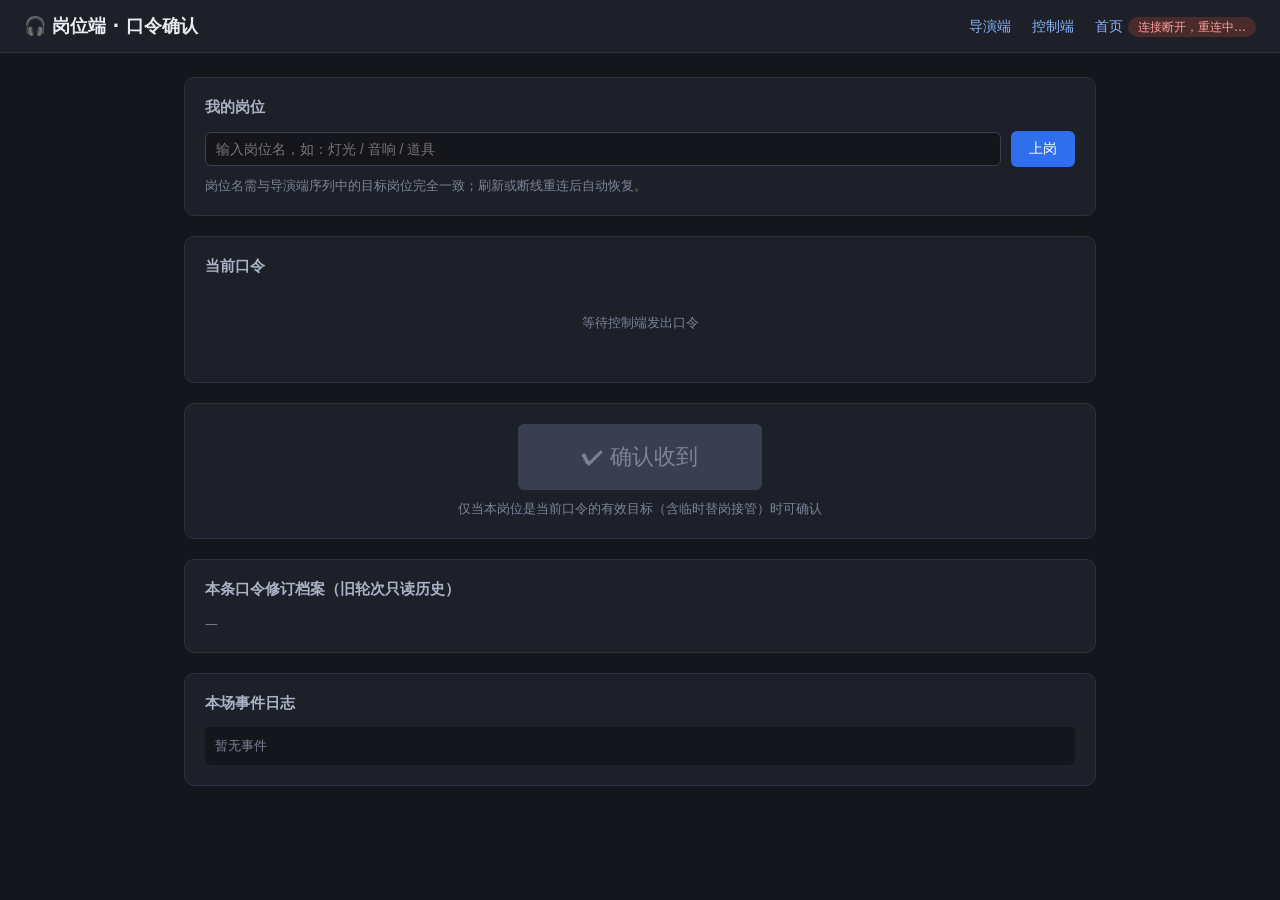
<file: public/position.html>
<!DOCTYPE html>
<html lang="zh-CN">
<head>
  <meta charset="UTF-8">
  <meta name="viewport" content="width=device-width, initial-scale=1.0">
  <title>岗位端 · 口令确认</title>
  <link rel="stylesheet" href="style.css">
</head>
<body>
  <header>
    <h1>🎧 岗位端 · 口令确认</h1>
    <nav>
      <a href="director.html">导演端</a>
      <a href="control.html">控制端</a>
      <a href="index.html">首页</a>
      <span id="conn">未连接</span>
    </nav>
  </header>
  <main>
    <div id="toast"></div>
    <div id="versionBar"></div>

    <div class="card">
      <h2>我的岗位</h2>
      <div class="row">
        <input type="text" id="positionName" placeholder="输入岗位名，如：灯光 / 音响 / 道具">
        <button class="narrow" id="setPosition">上岗</button>
      </div>
      <p class="muted">岗位名需与导演端序列中的目标岗位完全一致；刷新或断线重连后自动恢复。</p>
    </div>

    <div class="status-banner" id="banner"></div>

    <div class="card">
      <h2>当前口令</h2>
      <div id="cueArea"><p class="muted" style="text-align:center;padding:24px">等待控制端发出口令</p></div>
      <div class="countdown" id="countdown"></div>
    </div>

    <div class="card" style="text-align:center">
      <button id="btnConfirm" style="font-size:22px;padding:18px 64px" disabled>✔ 确认收到</button>
      <p class="muted" style="margin-top:10px" id="confirmHint">仅当本岗位是当前口令的有效目标（含临时替岗接管）时可确认</p>
    </div>

    <div class="card">
      <h2>本条口令修订档案（旧轮次只读历史）</h2>
      <div id="attempts"><span class="muted">—</span></div>
    </div>

    <div class="card">
      <h2>本场事件日志</h2>
      <div class="log-box" id="log"><span class="muted">暂无事件</span></div>
    </div>
  </main>

  <script src="common.js"></script>
  <script>
    const connEl = document.getElementById('conn');
    const banner = document.getElementById('banner');
    const cueArea = document.getElementById('cueArea');
    const countdownEl = document.getElementById('countdown');
    const logEl = document.getElementById('log');
    const attemptsEl = document.getElementById('attempts');
    const toast = document.getElementById('toast');
    const versionBar = document.getElementById('versionBar');
    const btnConfirm = document.getElementById('btnConfirm');
    const confirmHint = document.getElementById('confirmHint');
    const positionInput = document.getElementById('positionName');

    let toastTimer = null;
    let countdownTimer = null;
    let myPosition = localStorage.getItem('cuePosition') || '';
    positionInput.value = myPosition;

    function showToast(msg) {
      toast.textContent = msg;
      toast.style.display = 'block';
      clearTimeout(toastTimer);
      toastTimer = setTimeout(() => (toast.style.display = 'none'), 3000);
    }

    document.getElementById('setPosition').onclick = () => {
      const name = positionInput.value.trim();
      if (!name) return showToast('请输入岗位名');
      myPosition = name;
      localStorage.setItem('cuePosition', name);
      client.rehello(); // 重新向服务端登记岗位
      showToast(`已上岗：${name}`);
    };

    let lastState = null;
    btnConfirm.onclick = () => {
      // 必须携带当前快照中的 attemptId；口令被撤回后，旧轮次确认会被服务端拒绝
      if (lastState && lastState.attemptId) {
        client.send({ type: 'confirm', attemptId: lastState.attemptId });
      }
    };

    function render(state) {
      lastState = state;
      const active = state.phase === 'active';
      const paused = active && state.paused;
      const cue = state.currentCue;
      const subs = state.substitutions || {};
      const revision = state.revision || 1;
      // 已发布序列版本与下一场草稿版本（本场始终使用开始时冻结的序列快照，草稿不影响当前口令）
      versionBar.innerHTML = CueClient.renderVersionBar(state);
      // 有效目标含临时替岗：被接管的原岗位不再可确认，替补可确认
      const effTargets = state.effectiveTargets || (cue ? cue.targets : []);
      const targeted = active && cue && myPosition && effTargets.includes(myPosition);
      const myConf = targeted && state.confirmations[myPosition];
      const iTimedOut = targeted && state.timedOut.includes(myPosition);
      // 我作为替补接管了哪个原岗位；我的岗位被哪个替补接管
      const subbedFor = active && cue
        ? Object.keys(subs).find((from) => subs[from].substitute === myPosition)
        : null;
      const replacedBy = active && cue && subs[myPosition] ? subs[myPosition].substitute : null;

      // 横幅（暂停状态最优先：冻结期间各操作均被拒绝；其次是修订重发提示）
      banner.className = 'status-banner';
      if (paused) {
        banner.classList.add('show', 'warn');
        banner.textContent = `⏸ 口令已暂停（剩余 ${Math.ceil((state.remainingMs || 0) / 1000)} 秒）：${state.pauseReason || ''}，等待控制端恢复`;
      } else if (revision > 1) {
        banner.classList.add('show', 'warn');
        banner.textContent = `↩ 口令已撤回并修订重发（当前第 ${revision} 版），请按下方最新口令重新确认`;
      } else if (myConf && myConf.late) {
        banner.classList.add('show', 'warn');
        banner.textContent = '⚠ 已迟到确认（超过确认时限）';
      } else if (myConf) {
        banner.classList.add('show');
        banner.textContent = '✔ 已确认，等待控制端推进';
      } else if (iTimedOut) {
        banner.classList.add('show', 'warn');
        banner.textContent = '⚠ 已超时！请立即确认（将标记为迟到确认）';
      } else if (subbedFor) {
        banner.classList.add('show', 'warn');
        banner.textContent = `⚑ 临时替岗：本岗位已接管「${subbedFor}」的确认任务，请及时确认`;
      } else if (replacedBy) {
        banner.classList.add('show');
        banner.textContent = `本条口令的确认任务已移交「${replacedBy}」，本岗位无需操作`;
      }

      // 口令展示（含当前修订号与撤回原因）
      if (active && cue) {
        const revBadge = revision > 1
          ? `<span class="rev-badge">当前修订：第 ${revision} 版</span>`
          : '<span class="rev-badge rev-initial">第 1 版（原始口令）</span>';
        const head = `<span class="cue-seq">第 ${cue.seq} 条 / 共 ${state.sequence.length} 条</span>${revBadge}`;
        const reasonLine = revision > 1 && state.revisionReason
          ? `<p class="rev-reason">撤回原因：${CueClient.escapeHtml(state.revisionReason)}</p>` : '';
        let note = '';
        if (!targeted) {
          note = replacedBy
            ? `<p class="muted" style="text-align:center">本条口令的确认任务已移交「${CueClient.escapeHtml(replacedBy)}」，本岗位无需操作</p>`
            : '<p class="muted" style="text-align:center">本条口令不涉及本岗位，无需操作</p>';
        } else if (subbedFor) {
          note = `<p class="muted" style="text-align:center">⚑ 本岗位临时接管「${CueClient.escapeHtml(subbedFor)}」的确认任务</p>`;
        }
        cueArea.innerHTML = `<div class="big-cue">${head}${CueClient.escapeHtml(cue.text)}</div>${reasonLine}${note}`;
      } else if (state.phase === 'done') {
        cueArea.innerHTML = '<p class="muted" style="text-align:center;padding:24px">本场演出序列已全部完成</p>';
      } else {
        cueArea.innerHTML = '<p class="muted" style="text-align:center;padding:24px">等待控制端发出口令</p>';
      }

      // 本条口令只读旧轮次历史
      if (active && cue && state.cueHistory && state.cueHistory[cue.id]) {
        const html = CueClient.renderAttempts(state.cueHistory[cue.id], cue);
        attemptsEl.innerHTML = html || '<span class="muted">本条口令尚无被撤回的旧轮次</span>';
      } else {
        attemptsEl.innerHTML = '<span class="muted">—</span>';
      }

      // 确认按钮：仅有效目标（含替补）且未确认时可点；暂停期间禁用
      btnConfirm.disabled = !targeted || !!myConf || paused;
      if (!myPosition) confirmHint.textContent = '请先在上方输入岗位名并上岗';
      else if (!active) confirmHint.textContent = '当前没有进行中的口令';
      else if (paused) confirmHint.textContent = `口令已暂停（${state.pauseReason || ''}），等待控制端恢复后再确认`;
      else if (replacedBy && !targeted) confirmHint.textContent = `本岗位的确认任务已由「${replacedBy}」接管，无需确认`;
      else if (!targeted) confirmHint.textContent = `本岗位「${myPosition}」不是本条口令的目标岗位`;
      else if (myConf) confirmHint.textContent = '已确认，请勿重复操作（重复确认将被标记）';
      else if (subbedFor) confirmHint.textContent = `本岗位已接管「${subbedFor}」的确认任务，请确认收到口令`;
      else confirmHint.textContent = '请确认收到口令';

      logEl.innerHTML = state.log.length
        ? CueClient.renderLog(state.log)
        : '<span class="muted">暂无事件</span>';

      // 倒计时（暂停时冻结显示剩余秒数与原因）
      clearInterval(countdownTimer);
      if (paused) {
        countdownEl.textContent =
          `⏸ 已暂停，剩余 ${Math.ceil((state.remainingMs || 0) / 1000)} 秒（冻结）：${state.pauseReason || ''}`;
      } else if (targeted && !myConf && state.deadline) {
        const offset = state.serverNow - Date.now();
        const tick = () => {
          const remain = Math.max(0, state.deadline - (Date.now() + offset));
          countdownEl.textContent = remain > 0
            ? `确认倒计时：${Math.ceil(remain / 1000)} 秒`
            : '已超时，确认将被标记为迟到';
        };
        tick();
        countdownTimer = setInterval(tick, 500);
      } else {
        countdownEl.textContent = '';
      }
    }

    const client = CueClient.connect({
      role: 'position',
      getPosition: () => myPosition || null,
      onState: render,
      onError: showToast,
      onConnChange(on) {
        connEl.textContent = on ? '已连接' : '连接断开，重连中…';
        connEl.classList.toggle('on', on);
      },
    });
  </script>
</body>
</html>
</file>
<file: public/style.css>
* { box-sizing: border-box; margin: 0; padding: 0; }

body {
  font-family: "PingFang SC", "Microsoft YaHei", system-ui, sans-serif;
  background: #14161c;
  color: #e8eaf0;
  min-height: 100vh;
}

header {
  display: flex;
  align-items: center;
  justify-content: space-between;
  padding: 14px 24px;
  background: #1d2029;
  border-bottom: 1px solid #2c3040;
}
header h1 { font-size: 18px; font-weight: 600; }
header nav a { color: #8ab4ff; text-decoration: none; margin-left: 16px; font-size: 14px; }
header nav a:hover { text-decoration: underline; }

#conn {
  font-size: 12px;
  padding: 3px 10px;
  border-radius: 10px;
  background: #4a2b2b;
  color: #ff9c9c;
}
#conn.on { background: #23402a; color: #8fe3a5; }

main { max-width: 960px; margin: 0 auto; padding: 24px; }
.card {
  background: #1d2029;
  border: 1px solid #2c3040;
  border-radius: 10px;
  padding: 20px;
  margin-bottom: 20px;
}
.card h2 { font-size: 15px; margin-bottom: 14px; color: #aab2c5; font-weight: 600; }

button {
  background: #2f6fed;
  color: #fff;
  border: none;
  border-radius: 6px;
  padding: 9px 18px;
  font-size: 14px;
  cursor: pointer;
}
button:hover:not(:disabled) { background: #3f7df5; }
button:disabled { background: #3a3f4f; color: #7c8398; cursor: not-allowed; }
button.secondary { background: #333948; }
button.secondary:hover:not(:disabled) { background: #404758; }
button.danger { background: #a03a3a; }
button.danger:hover:not(:disabled) { background: #b84545; }
button.mini { padding: 3px 10px; font-size: 12px; border-radius: 10px; margin: 2px 4px 2px 0; }

input[type="text"], input[type="number"], select {
  background: #14161c;
  border: 1px solid #3a4052;
  border-radius: 6px;
  color: #e8eaf0;
  padding: 8px 10px;
  font-size: 14px;
  width: 100%;
}
input:focus, select:focus { outline: none; border-color: #2f6fed; }

.row { display: flex; gap: 10px; align-items: center; margin-bottom: 10px; }
.row > * { flex: 1; }
.row .narrow { flex: 0 0 auto; }

table { width: 100%; border-collapse: collapse; font-size: 14px; }
th, td { text-align: left; padding: 8px 10px; border-bottom: 1px solid #2c3040; }
th { color: #8b93a8; font-weight: 500; font-size: 13px; }
tr.current-row td { background: #24304a; }

.chip {
  display: inline-block;
  padding: 2px 10px;
  border-radius: 10px;
  font-size: 12px;
  margin: 2px 4px 2px 0;
  background: #333948;
  color: #c3c9d8;
}
.chip.ok { background: #23402a; color: #8fe3a5; }
.chip.late { background: #4a3a1e; color: #f0c169; }
.chip.timeout { background: #4a2b2b; color: #ff9c9c; }
.chip.offline { opacity: 0.45; }
.chip.subbed { opacity: 0.45; text-decoration: line-through; }

.substitute-panel {
  margin-top: 12px;
  padding: 12px;
  background: #14161c;
  border: 1px solid #2c3040;
  border-radius: 8px;
}

.big-cue {
  font-size: 34px;
  font-weight: 700;
  text-align: center;
  padding: 36px 16px;
  line-height: 1.4;
}
.cue-seq { color: #8ab4ff; font-size: 18px; display: block; margin-bottom: 8px; }

#toast {
  position: fixed;
  top: 64px;
  left: 50%;
  transform: translateX(-50%);
  background: #a03a3a;
  color: #fff;
  padding: 10px 22px;
  border-radius: 8px;
  font-size: 14px;
  display: none;
  z-index: 99;
  box-shadow: 0 4px 16px rgba(0,0,0,.4);
}

.log-box {
  max-height: 260px;
  overflow-y: auto;
  font-family: "SFMono-Regular", Consolas, monospace;
  font-size: 12px;
  background: #14161c;
  border-radius: 6px;
  padding: 10px;
}
.log-row { display: flex; gap: 10px; padding: 2px 0; color: #9aa3b8; }
.log-row.log-warn { color: #f0c169; }
.log-ts { color: #5d6478; flex: 0 0 auto; }
.log-event { flex: 0 0 96px; color: #8ab4ff; }
.log-row.log-warn .log-event { color: #f0c169; }
.log-detail { word-break: break-all; }

.status-banner {
  text-align: center;
  padding: 10px;
  border-radius: 8px;
  font-size: 14px;
  margin-bottom: 16px;
  background: #23402a;
  color: #8fe3a5;
  display: none;
}
.status-banner.show { display: block; }
.status-banner.warn { background: #4a3a1e; color: #f0c169; }

.countdown { font-size: 15px; color: #f0c169; text-align: center; margin-top: 6px; }
.muted { color: #7c8398; font-size: 13px; }

/* 修订号 / 撤回原因 */
.rev-badge {
  display: inline-block;
  margin-bottom: 10px;
  padding: 3px 14px;
  border-radius: 12px;
  font-size: 13px;
  background: #4a3a1e;
  color: #f0c169;
}
.rev-badge.rev-initial { background: #2c3040; color: #8b93a8; }
.rev-reason {
  text-align: center;
  color: #f0c169;
  font-size: 14px;
  margin-top: 4px;
}

/* 暂停状态 */
.pause-info {
  color: #f0c169;
  font-size: 14px;
  margin-bottom: 10px;
}

/* 指挥权租约 */
.lease-mine {
  color: #8fe3a5;
  font-size: 14px;
  margin-bottom: 10px;
}
#leaseRemain { color: #f0c169; font-weight: 600; }

/* 只读历史轮次 */
.attempt-row {
  background: #14161c;
  border: 1px solid #2c3040;
  border-left: 3px solid #3a4052;
  border-radius: 8px;
  padding: 12px 14px;
  margin-bottom: 10px;
}
.attempt-row.recalled { border-left-color: #a03a3a; }
.attempt-row.completed { border-left-color: #2f6f4a; }
.attempt-head { display: flex; gap: 10px; align-items: center; margin-bottom: 6px; }
.attempt-text { font-size: 14px; margin-bottom: 6px; color: #c3c9d8; }
.attempt-reason { font-size: 13px; color: #f0c169; margin-bottom: 6px; }
.attempt-sub { font-size: 12px; color: #9aa3b8; margin-top: 6px; }
.attempt-chips .chip { margin-bottom: 4px; }
.home-links { display: grid; gap: 16px; grid-template-columns: repeat(auto-fit, minmax(220px, 1fr)); }
.home-links a {
  display: block;
  background: #1d2029;
  border: 1px solid #2c3040;
  border-radius: 10px;
  padding: 28px 20px;
  color: #e8eaf0;
  text-decoration: none;
  text-align: center;
}
.home-links a:hover { border-color: #2f6fed; }
.home-links a b { display: block; font-size: 18px; margin-bottom: 8px; }
.home-links a span { color: #8b93a8; font-size: 13px; }

/* 已发布版本 / 草稿版本状态条（各端统一） */
.version-bar { display: flex; flex-wrap: wrap; gap: 8px; margin-bottom: 16px; }
.vchip {
  display: inline-block;
  padding: 4px 12px;
  border-radius: 12px;
  font-size: 12px;
  border: 1px solid #2c3040;
}
.vchip-pub { background: #23402a; color: #8fe3a5; border-color: #2f6f4a; }
.vchip-draft { background: #1e3350; color: #9cc2ff; border-color: #2f5f9f; }
.vchip-none { background: #1d2029; color: #7c8398; }
.vchip-warn { background: #4a3a1e; color: #f0c169; border-color: #7a5f2e; }

/* 下一场草稿卡片 */
.draft-status { margin-bottom: 10px; font-size: 13px; }
.draft-status .muted { line-height: 1.6; }
.draft-conflict-banner {
  display: none;
  background: #4a3a1e;
  color: #f0c169;
  border-radius: 6px;
  padding: 8px 12px;
  font-size: 13px;
  margin-bottom: 10px;
}
.draft-conflict-banner.show { display: block; }

/* 控制端重置选择弹窗 */
.modal-mask {
  position: fixed;
  inset: 0;
  background: rgba(0,0,0,.55);
  display: flex;
  align-items: center;
  justify-content: center;
  z-index: 200;
}
.modal-box {
  background: #1d2029;
  border: 1px solid #3a4052;
  border-radius: 10px;
  padding: 22px;
  width: min(560px, calc(100vw - 40px));
}
.modal-box h3 { font-size: 16px; margin-bottom: 12px; color: #e8eaf0; }
.modal-box .modal-detail {
  background: #14161c;
  border-radius: 6px;
  padding: 10px 12px;
  font-size: 13px;
  color: #9aa3b8;
  margin-bottom: 14px;
  max-height: 200px;
  overflow-y: auto;
}
.modal-box .modal-detail .chip { margin-top: 3px; }
.modal-actions { display: flex; gap: 10px; justify-content: flex-end; flex-wrap: wrap; }

/* 演出复盘（/replay.html，只读） */
.replay-layout { display: grid; gap: 20px; }
.replay-meta { display: flex; flex-wrap: wrap; gap: 8px 18px; font-size: 13px; color: #9aa3b8; }
.replay-meta b { color: #c3c9d8; font-weight: 600; }
.replay-warn {
  display: none;
  background: #4a3a1e;
  color: #f0c169;
  border: 1px solid #7a5f2e;
  border-radius: 8px;
  padding: 10px 14px;
  font-size: 13px;
  margin-bottom: 16px;
  line-height: 1.7;
}
.replay-warn.show { display: block; }
.replay-warn .badline {
  display: block;
  font-family: "SFMono-Regular", Consolas, monospace;
  background: #14161c;
  border-radius: 4px;
  padding: 2px 8px;
  margin: 3px 0;
  word-break: break-all;
}
.replay-filters { display: flex; gap: 10px; align-items: center; flex-wrap: wrap; }
.replay-filters select { width: auto; flex: 0 1 240px; }
.replay-filters label { font-size: 13px; color: #8b93a8; }

/* 可拖动时间轴 */
.timeline-wrap { padding: 6px 4px 2px; }
.timeline {
  position: relative;
  height: 64px;
  background: #14161c;
  border: 1px solid #2c3040;
  border-radius: 8px;
  cursor: pointer;
  user-select: none;
  touch-action: none;
  overflow: hidden;
}
.timeline .cue-band {
  position: absolute;
  top: 6px;
  bottom: 22px;
  border-left: 1px solid #3a4052;
  border-right: 1px solid #3a4052;
  background: rgba(47, 111, 237, 0.10);
  font-size: 11px;
  color: #8ab4ff;
  padding: 3px 6px;
  overflow: hidden;
  white-space: nowrap;
  text-overflow: ellipsis;
}
.timeline .cue-band.even { background: rgba(139, 180, 255, 0.07); }
.timeline .marker {
  position: absolute;
  bottom: 6px;
  width: 4px;
  height: 9px;
  border-radius: 2px;
  transform: translateX(-2px);
}
.timeline .playhead {
  position: absolute;
  top: 0;
  bottom: 0;
  width: 2px;
  background: #f0c169;
  pointer-events: none;
}
.timeline .playhead::after {
  content: '';
  position: absolute;
  top: 0;
  left: -5px;
  border: 6px solid transparent;
  border-top-color: #f0c169;
}
.timeline-scale { display: flex; justify-content: space-between; font-size: 11px; color: #5d6478; margin-top: 4px; }

.transport { display: flex; gap: 8px; align-items: center; flex-wrap: wrap; margin-top: 14px; }
.transport .time-readout {
  font-family: "SFMono-Regular", Consolas, monospace;
  font-size: 14px;
  color: #c3c9d8;
  flex: 1;
  text-align: right;
  white-space: nowrap;
}
.speed-btn[aria-pressed="true"] { background: #2f6fed; color: #fff; }
.speed-btn { background: #333948; }

.replay-state-grid { display: grid; grid-template-columns: 1fr 1fr; gap: 16px; }
@media (max-width: 760px) { .replay-state-grid { grid-template-columns: 1fr; } }
.replay-chips-line { margin-top: 8px; line-height: 2; }
.replay-event-list {
  max-height: 360px;
  overflow-y: auto;
  font-family: "SFMono-Regular", Consolas, monospace;
  font-size: 12px;
  background: #14161c;
  border-radius: 6px;
  padding: 8px;
}
.replay-event-row {
  display: flex;
  gap: 10px;
  padding: 3px 6px;
  border-radius: 4px;
  color: #5d6478;
  cursor: pointer;
}
.replay-event-row:hover { background: #20242f; }
.replay-event-row.applied { color: #c3c9d8; }
.replay-event-row.applied .replay-event-name { color: #8ab4ff; }
.replay-event-row.is-warn.applied { color: #f0c169; }
.replay-event-row.is-warn.applied .replay-event-name { color: #f0c169; }
.replay-event-row .replay-event-t { color: inherit; opacity: 0.7; flex: 0 0 78px; }
.replay-event-name { flex: 0 0 128px; }
.replay-event-detail { word-break: break-all; }
.replay-cue-sub { font-size: 12px; color: #9aa3b8; text-decoration: line-through; }
.replay-phase-idle { color: #8b93a8; }
.replay-phase-active { color: #8ab4ff; }
.replay-phase-done { color: #8fe3a5; }
.replay-kbd { font-size: 12px; color: #5d6478; }
.bad-warn-chip { background: #4a3a1e; color: #f0c169; }

/* 场次对比（/compare.html，只读） */
.compare-main { max-width: 1200px; }
.compare-pickers { display: grid; grid-template-columns: 1fr 1fr; gap: 16px; }
.compare-pickers label.compare-label { display: block; font-size: 13px; color: #8b93a8; margin-bottom: 6px; }
.compare-pickers select { width: 100%; }
.compare-open-replay { display: inline-block; margin-top: 6px; font-size: 12px; color: #8ab4ff; text-decoration: none; }
.compare-open-replay:hover { text-decoration: underline; }

.compare-session-meta { display: grid; gap: 4px; font-size: 13px; color: #9aa3b8; margin-bottom: 10px; }
.compare-session-meta b { color: #c3c9d8; }
.compare-legend { display: flex; flex-wrap: wrap; gap: 14px; align-items: center; font-size: 13px; color: #9aa3b8; margin-bottom: 6px; }
.compare-legend .lg { display: inline-block; width: 12px; height: 12px; border-radius: 3px; margin-right: 5px; vertical-align: -1px; }
.lg-match { background: #2c3040; border: 1px solid #3a4052; }
.lg-added { background: #1e3a2a; border: 1px solid #2f6f4a; }
.lg-deleted { background: #4a2b2b; border: 1px solid #7a3a3a; }

.compare-table-wrap { overflow-x: auto; border: 1px solid #2c3040; border-radius: 8px; }
.compare-table { width: 100%; border-collapse: collapse; table-layout: fixed; font-size: 13px; }
.compare-table th, .compare-table td { padding: 10px 12px; border-bottom: 1px solid #2c3040; vertical-align: middle; }
.compare-table th { background: #1a1d26; position: sticky; top: 0; }
.cmp-cue-col { width: 31%; }
.cmp-metric-col { width: 16%; }
.cmp-diff-col { width: 6%; min-width: 96px; }

.cmp-row.match .cmp-cue { background: rgba(47,111,237,0.05); }
.cmp-row.added { background: rgba(47,111,74,0.08); }
.cmp-row.deleted { background: rgba(160,58,58,0.08); }
.cmp-row.added .cmp-cue.right { box-shadow: inset 3px 0 0 #2f6f4a; }
.cmp-row.deleted .cmp-cue.left { box-shadow: inset 3px 0 0 #a03a3a; }
.cmp-cue.none { text-align: center; }

.cmp-cue-link {
  display: block;
  color: #e8eaf0;
  text-decoration: none;
  line-height: 1.6;
  border-radius: 6px;
  padding: 4px 6px;
}
.cmp-cue-link:hover { background: #24304a; }
.cmp-cue-text { font-weight: 600; }
.cmp-cue-final { display: block; font-size: 12px; color: #f0c169; }
.cmp-cue-targets { display: block; font-size: 12px; color: #8b93a8; }

/* 指标列：标签 + 值逐行对齐 */
.cmp-metrics, .cmp-deltas { display: grid; gap: 2px; }
.mline { display: flex; gap: 8px; align-items: baseline; min-height: 20px; }
.mlabel { flex: 0 0 58px; font-size: 12px; color: #5d6478; }
.mval { font-family: "SFMono-Regular", Consolas, monospace; font-size: 13px; color: #c3c9d8; }
.mval.warn { color: #f0c169; }
.mdiff { font-family: "SFMono-Regular", Consolas, monospace; font-size: 13px; margin-left: auto; }
.mdiff.zero { color: #5d6478; }
.mdiff.neutral { color: #f0c169; }
.mdiff.bad { color: #ff9c9c; }
.mdiff.good { color: #8fe3a5; }
.mdiff.empty { color: #3a3f4f; }
.cmp-tag {
  display: inline-block;
  padding: 2px 10px;
  border-radius: 10px;
  font-size: 12px;
}
.tag-added { background: #23402a; color: #8fe3a5; }
.tag-deleted { background: #4a2b2b; color: #ff9c9c; }

@media (max-width: 860px) {
  .compare-pickers { grid-template-columns: 1fr; }
  .compare-table { table-layout: auto; }
}

/* 可验证复盘归档（/archive.html，只读） */
.archive-meta { display: flex; flex-wrap: wrap; gap: 8px 18px; font-size: 13px; color: #9aa3b8; margin-top: 10px; }
.archive-meta b { color: #c3c9d8; font-weight: 600; }
.archive-result {
  border-radius: 8px;
  padding: 12px 16px;
  font-size: 13px;
  line-height: 1.8;
}
.archive-result.ok { background: #1e3a2a; border: 1px solid #2f6f4a; color: #c9e8d4; }
.archive-result.fail { background: #4a2b2b; border: 1px solid #7a3a3a; color: #f0c9c9; }
.archive-result-head { font-size: 14px; font-weight: 600; margin-bottom: 6px; }
.archive-result.ok .archive-result-head { color: #8fe3a5; }
.archive-result.fail .archive-result-head { color: #ff9c9c; }
.archive-fail-msg { color: #ffd9d9; }
.archive-fail-loc { color: #e8b8b8; }
.archive-fail-loc code, .archive-digest code {
  font-family: "SFMono-Regular", Consolas, monospace;
  background: #14161c;
  border-radius: 4px;
  padding: 1px 6px;
}
.archive-digest {
  margin-top: 8px;
  font-size: 12px;
  word-break: break-all;
}


/* 复盘批注簿（/annotations.html 与 /replay.html 内卡片，只读 · IndexedDB 本地存储） */
.ann-main { max-width: 1080px; }
.ann-prefill {
  background: #1c2740;
  border: 1px solid #2f4a7a;
  border-radius: 8px;
  padding: 8px 12px;
  margin-bottom: 12px;
  font-size: 13px;
  color: #c3c9d8;
  line-height: 1.7;
}
.ann-form textarea {
  background: #14161c;
  border: 1px solid #3a4052;
  border-radius: 6px;
  color: #e8eaf0;
  padding: 8px 10px;
  font-size: 14px;
  width: 100%;
  resize: vertical;
  font-family: inherit;
}
.ann-label { display: block; font-size: 13px; color: #8b93a8; margin: 10px 0 5px; }
.ann-range-row { display: grid; grid-template-columns: 1fr 1fr; gap: 12px; }
.ann-range-row select { width: 100%; height: 132px; font-size: 12px; }
.ann-msg { font-size: 13px; color: #8b93a8; }
.ann-msg.ok { color: #8fe3a5; }
.ann-msg.err { color: #ff9c9c; }
.ann-msg.warn { color: #f0c169; }

.ann-filters { display: flex; gap: 10px; align-items: center; flex-wrap: wrap; }
.ann-filters select { width: auto; flex: 0 1 260px; }
.ann-filters label { font-size: 13px; color: #8b93a8; }
.ann-inline { display: inline-flex; align-items: center; gap: 4px; white-space: nowrap; }
.ann-inline input { width: auto; }

.ann-list { margin-top: 14px; display: grid; gap: 12px; }
.ann-row {
  background: #14161c;
  border: 1px solid #2c3040;
  border-left: 3px solid #4caf7d;
  border-radius: 8px;
  padding: 12px 14px;
}
.ann-row.is-invalid { border-left-color: #ff7676; opacity: 0.92; }
.ann-row-head { display: flex; gap: 10px; align-items: center; flex-wrap: wrap; }
.ann-session { font-size: 12px; color: #9aa3b8; flex: 1; min-width: 200px; }
.ann-jump { font-size: 13px; color: #8ab4ff; text-decoration: none; white-space: nowrap; }
.ann-jump:hover { text-decoration: underline; }
.ann-jump.disabled { color: #ff9c9c; cursor: not-allowed; }
.ann-del { flex: 0 0 auto; }
.ann-range { margin-top: 8px; font-family: "SFMono-Regular", Consolas, monospace; font-size: 12px; color: #9aa3b8; }
.ann-text { margin-top: 8px; font-size: 14px; line-height: 1.7; white-space: pre-wrap; word-break: break-word; }
.ann-tags { margin-top: 6px; }
.ann-foot { margin-top: 8px; display: flex; gap: 14px; flex-wrap: wrap; font-size: 12px; }
.ann-foot code { color: #5d6478; }
.ann-anchor-event { font-family: "SFMono-Regular", Consolas, monospace; }
.ann-badge {
  display: inline-block;
  padding: 2px 10px;
  border-radius: 10px;
  font-size: 12px;
  white-space: nowrap;
}
.ann-badge.valid { background: #23402a; color: #8fe3a5; }
.ann-badge.invalid { background: #4a2b2b; color: #ff9c9c; }
.ann-badge.conflict { background: #4a3a1e; color: #f0c169; }
.ann-invalid-line { margin-top: 6px; font-size: 12px; color: #ff9c9c; line-height: 1.6; }
.ann-conflict-line { margin-top: 6px; font-size: 12px; color: #f0c169; line-height: 1.6; }
.ann-empty { padding: 24px 0; text-align: center; }

/* 复盘时间轴上的批注区间带：衬于口令条带与事件标记之下，不遮挡拖动与标记点击 */
.timeline .ann-band {
  position: absolute;
  top: 6px;
  bottom: 22px;
  border-radius: 3px;
  z-index: 0;
  cursor: pointer;
}
.timeline .ann-band.valid {
  background: rgba(76, 175, 125, 0.22);
  border-top: 2px solid #4caf7d;
  border-bottom: 2px solid #4caf7d;
}
.timeline .ann-band.invalid {
  background: rgba(255, 118, 118, 0.12);
  border-top: 2px dashed #ff7676;
  border-bottom: 2px dashed #ff7676;
  cursor: not-allowed;
}

/* 复盘页内的批注迷你列表 */
.ann-mini-list { margin-top: 12px; display: grid; gap: 8px; }
.ann-mini-row {
  background: #14161c;
  border: 1px solid #2c3040;
  border-left: 3px solid #4caf7d;
  border-radius: 8px;
  padding: 8px 12px;
  font-size: 13px;
  line-height: 1.7;
}
.ann-mini-row.is-invalid { border-left-color: #ff7676; }
.ann-mini-head { display: flex; gap: 12px; align-items: center; flex-wrap: wrap; font-size: 12px; }
.ann-mini-jump { color: #8ab4ff; text-decoration: none; white-space: nowrap; }
.ann-mini-jump:hover { text-decoration: underline; }
.ann-mini-jump.disabled { color: #ff9c9c; cursor: not-allowed; }

/* 复盘播放清单（/annotations.html 清单卡片 与 /playlist.html 播放页，只读 · IndexedDB 本地存储） */
.pl-main { max-width: 1080px; }
.ann-pl-check { font-size: 12px; color: #9aa3b8; white-space: nowrap; }
.ann-pl-check input { width: auto; }

.pl-list { display: grid; gap: 8px; }
.pl-row {
  display: flex;
  gap: 10px;
  align-items: center;
  background: #14161c;
  border: 1px solid #2c3040;
  border-left: 3px solid #4caf7d;
  border-radius: 8px;
  padding: 8px 12px;
}
.pl-row.is-invalid { border-left-color: #ff7676; }
.pl-row.is-missing { border-left-color: #7a5f2e; }
.pl-row.dragging { opacity: 0.45; }
.pl-row.drag-over { border-color: #2f6fed; box-shadow: 0 -2px 0 #2f6fed; }
.pl-handle { cursor: grab; color: #5d6478; font-size: 15px; user-select: none; flex: 0 0 auto; }
.pl-handle:active { cursor: grabbing; }
.pl-order { flex: 0 0 auto; color: #8ab4ff; font-family: "SFMono-Regular", Consolas, monospace; font-size: 13px; }
.pl-body { flex: 1; min-width: 0; font-size: 13px; line-height: 1.6; }
.pl-head { display: flex; gap: 10px; align-items: center; flex-wrap: wrap; }
.pl-session { font-size: 12px; color: #9aa3b8; }
.pl-range { font-family: "SFMono-Regular", Consolas, monospace; font-size: 12px; color: #9aa3b8; }
.pl-text { margin-top: 2px; overflow: hidden; text-overflow: ellipsis; white-space: nowrap; }
.pl-remove { flex: 0 0 auto; }

/* 播放页：虚拟时间轴段条带（按清单顺序拼接，重叠区间各自成段） */
.timeline .seg-band {
  position: absolute;
  top: 6px;
  bottom: 22px;
  border-left: 1px solid #3a4052;
  border-right: 1px solid #3a4052;
  background: rgba(47, 111, 237, 0.16);
  font-size: 11px;
  color: #8ab4ff;
  padding: 3px 6px;
  overflow: hidden;
  white-space: nowrap;
  text-overflow: ellipsis;
  cursor: pointer;
}
.timeline .seg-band.alt { background: rgba(76, 175, 125, 0.14); color: #8fe3a5; }
.timeline .seg-band.active { outline: 2px solid #f0c169; outline-offset: -2px; }

/* 播放页：当前段信息 */
.pl-cur-head { display: flex; gap: 12px; align-items: center; flex-wrap: wrap; margin-bottom: 8px; }
.pl-cur-badge {
  display: inline-block;
  padding: 3px 14px;
  border-radius: 12px;
  font-size: 13px;
  background: #1e3350;
  color: #9cc2ff;
  border: 1px solid #2f5f9f;
}

/* 播放页：清单段列表 */
.pl-seglist { display: grid; gap: 6px; }
.pl-seg-row {
  display: flex;
  gap: 12px;
  align-items: center;
  flex-wrap: wrap;
  background: #14161c;
  border: 1px solid #2c3040;
  border-radius: 8px;
  padding: 8px 12px;
  font-size: 13px;
  cursor: pointer;
}
.pl-seg-row:hover { background: #20242f; }
.pl-seg-row.active { border-color: #f0c169; }
.pl-seg-session { color: #9aa3b8; font-size: 12px; }
.pl-seg-range { font-family: "SFMono-Regular", Consolas, monospace; font-size: 12px; color: #9aa3b8; }
.pl-seg-text { flex: 1; min-width: 160px; overflow: hidden; text-overflow: ellipsis; white-space: nowrap; }

/* 播放页：跳过条目（集中列明原因） */
.pl-skipped-card { border-color: #7a5f2e; }
.pl-skipped-list { display: grid; gap: 6px; }
.pl-skipped-row {
  display: flex;
  gap: 12px;
  align-items: baseline;
  flex-wrap: wrap;
  background: #14161c;
  border: 1px solid #4a3a1e;
  border-radius: 8px;
  padding: 8px 12px;
  font-size: 13px;
}
.pl-skipped-pos { flex: 0 0 auto; color: #f0c169; font-size: 12px; white-space: nowrap; }
.pl-skipped-text { flex: 1; min-width: 160px; color: #c3c9d8; overflow: hidden; text-overflow: ellipsis; white-space: nowrap; }
.pl-skipped-reason { flex: 0 1 auto; color: #ff9c9c; font-size: 12px; }
</file>
